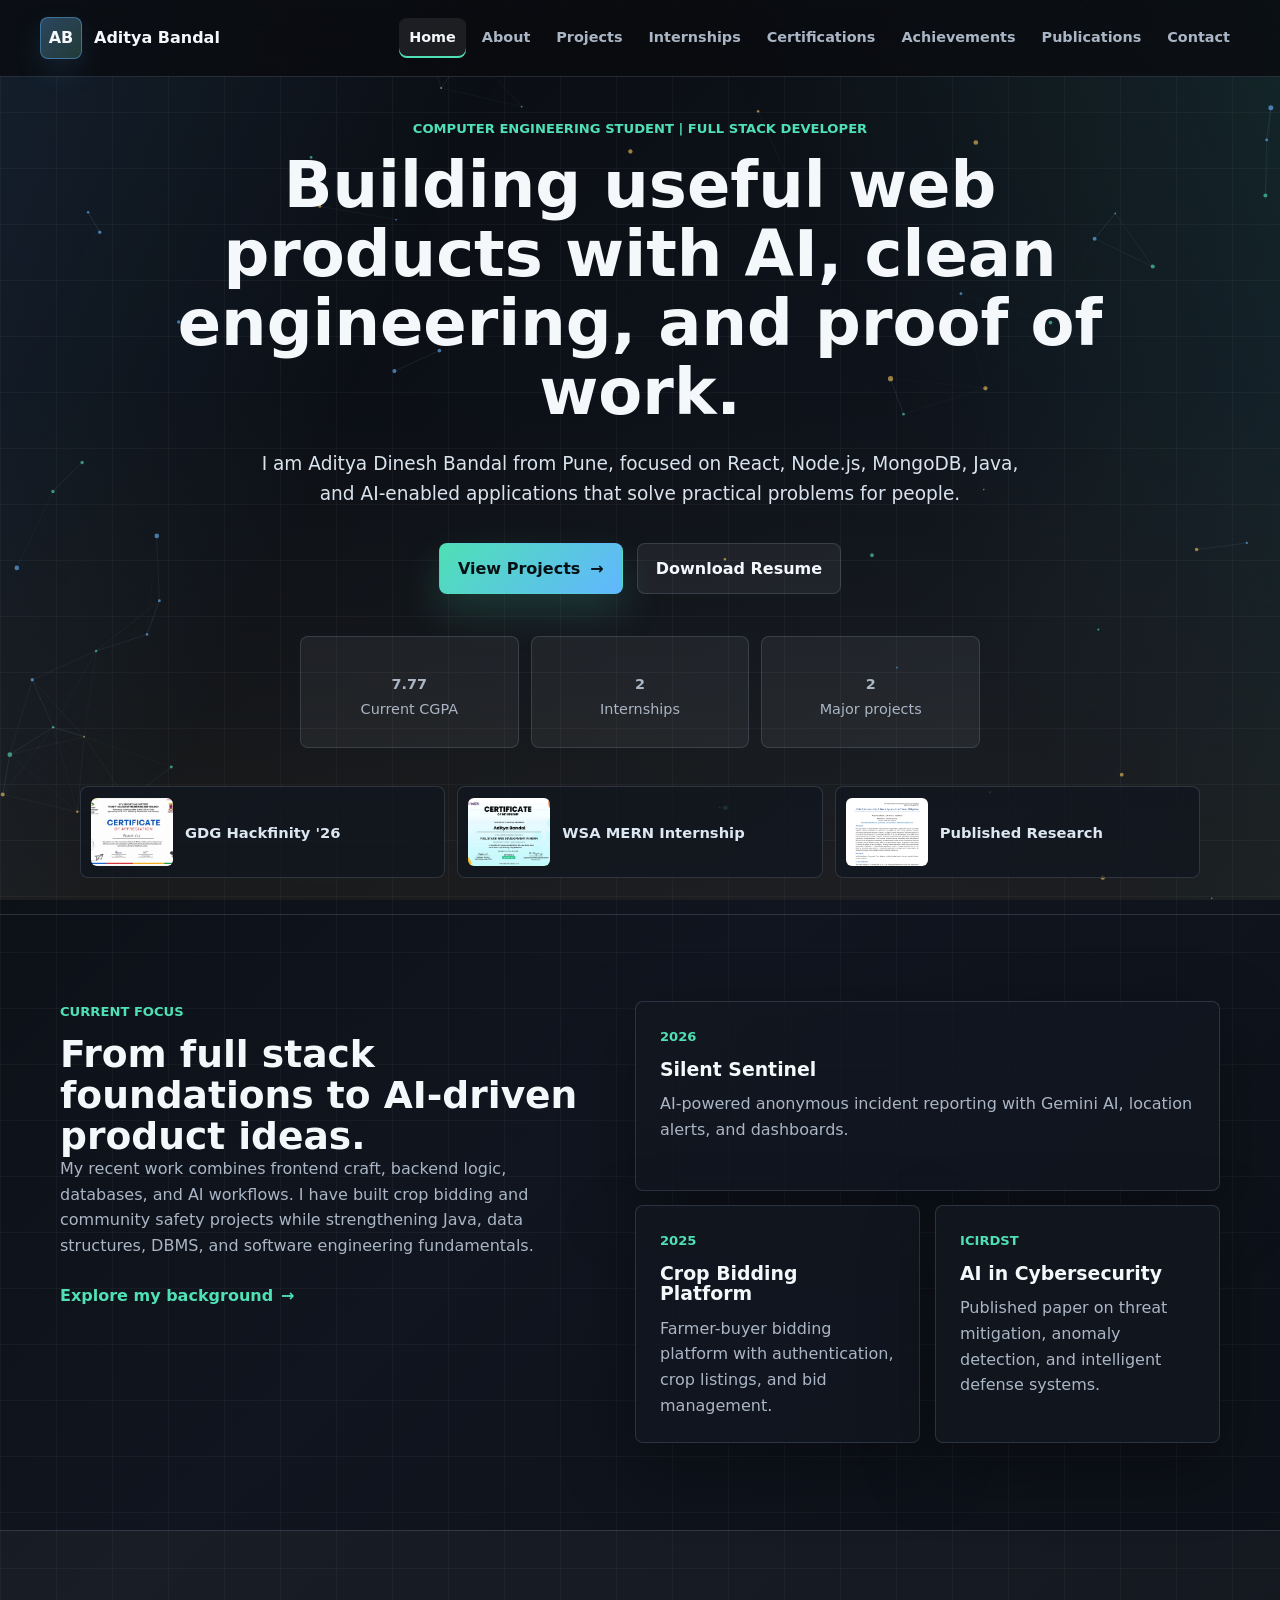
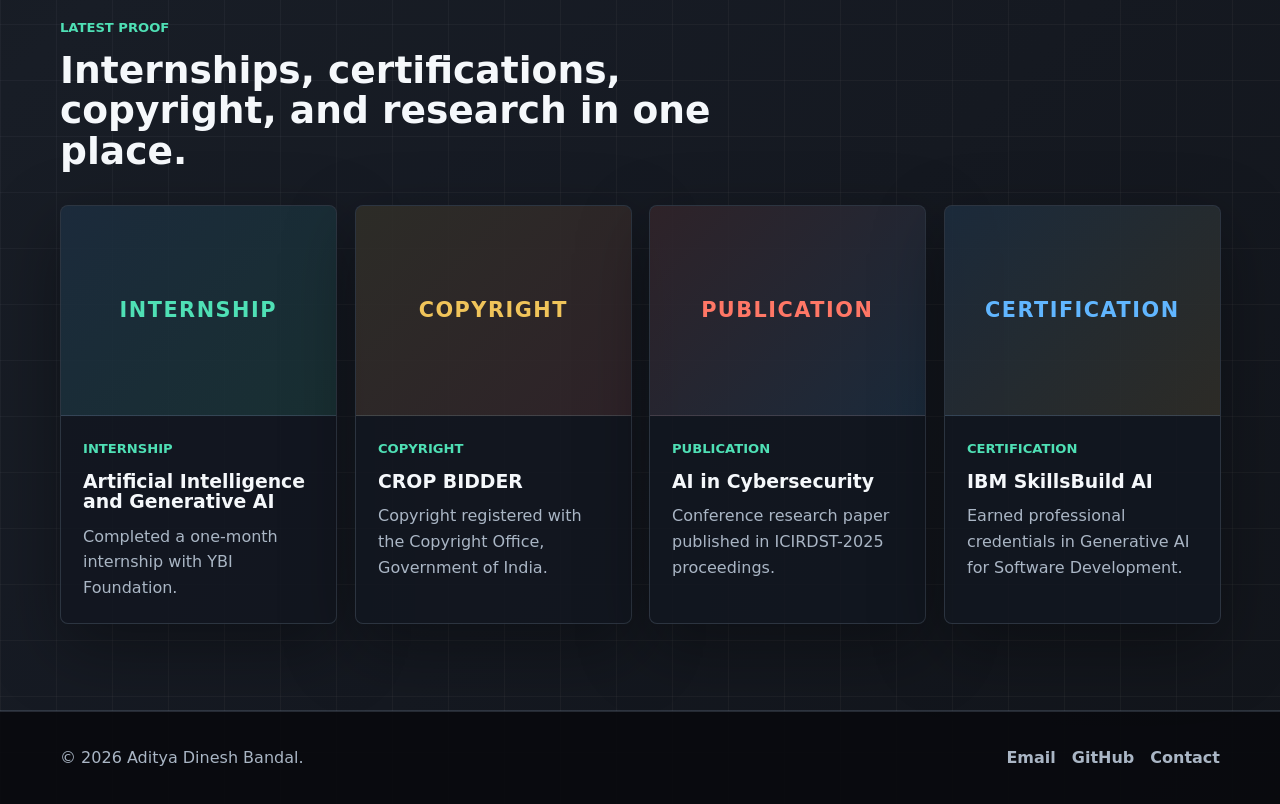
<file: index.html>
<!DOCTYPE html>
<html lang="en">

<head>
    <meta charset="UTF-8">
    <meta name="viewport" content="width=device-width, initial-scale=1.0">
    <meta name="description" content="Portfolio of Aditya Dinesh Bandal, full stack developer and computer engineering student.">
    <title>Aditya Dinesh Bandal | Portfolio</title>
    <link rel="stylesheet" href="styles.css">
</head>

<body data-page="home">
    <canvas id="ambient-canvas" aria-hidden="true"></canvas>

    <header class="site-header">
        <nav class="nav-shell" aria-label="Primary navigation">
            <a class="brand" href="index.html" aria-label="Aditya Bandal home">
                <span class="brand-mark">AB</span>
                <span class="brand-text">Aditya Bandal</span>
            </a>
            <button class="nav-toggle" type="button" aria-controls="primary-nav" aria-expanded="false" aria-label="Open navigation">
                <span></span>
                <span></span>
                <span></span>
            </button>
            <ul id="primary-nav" class="nav-links">
                <li><a href="index.html" data-nav="home">Home</a></li>
                <li><a href="about.html" data-nav="about">About</a></li>
                <li><a href="projects.html" data-nav="projects">Projects</a></li>
                <li><a href="internships.html" data-nav="internships">Internships</a></li>
                <li><a href="certifications.html" data-nav="certifications">Certifications</a></li>
                <li><a href="achievements.html" data-nav="achievements">Achievements</a></li>
                <li><a href="publications.html" data-nav="publications">Publications</a></li>
                <li><a href="contact.html" data-nav="contact">Contact</a></li>
            </ul>
        </nav>
    </header>

    <main>
        <section class="hero hero-home">
            <div class="container hero-center reveal">
                <p class="eyebrow">Computer Engineering Student | Full Stack Developer</p>
                <h1>Building useful web products with AI, clean engineering, and proof of work.</h1>
                <p class="hero-lead">
                    I am Aditya Dinesh Bandal from Pune, focused on React, Node.js, MongoDB, Java, and AI-enabled
                    applications that solve practical problems for people.
                </p>
                <div class="hero-actions">
                    <a class="btn btn-primary" href="projects.html">View Projects <span aria-hidden="true">&rarr;</span></a>
                    <a class="btn btn-ghost" href="about.html">Download Resume</a>
                </div>
                <div class="hero-stats" aria-label="Portfolio highlights">
                    <div>
                        <strong><span class="count-up" data-target="7.77" data-decimals="2">0</span></strong>
                        <span>Current CGPA</span>
                    </div>
                    <div>
                        <strong><span class="count-up" data-target="2">0</span></strong>
                        <span>Internships</span>
                    </div>
                    <div>
                        <strong><span class="count-up" data-target="2">0</span></strong>
                        <span>Major projects</span>
                    </div>
                </div>
            </div>

            <div class="proof-strip reveal" aria-label="Featured documents">
                <a href="achievements.html" class="proof-chip">
                    <img src="assets/previews/gdg-hackfinity.jpg" alt="GDG Hackfinity certificate preview">
                    <span>GDG Hackfinity '26</span>
                </a>
                <a href="internships.html" class="proof-chip">
                    <img src="assets/previews/wsa-internship.jpg" alt="WSA MERN internship certificate preview">
                    <span>WSA MERN Internship</span>
                </a>

                <a href="publications.html" class="proof-chip">
                    <img src="assets/previews/research-paper.jpg" alt="AI cybersecurity research paper preview">
                    <span>Published Research</span>
                </a>
            </div>
        </section>

        <section class="section-band">
            <div class="container section-grid">
                <div class="section-copy reveal">
                    <p class="eyebrow">Current Focus</p>
                    <h2>From full stack foundations to AI-driven product ideas.</h2>
                    <p>
                        My recent work combines frontend craft, backend logic, databases, and AI workflows. I have
                        built crop bidding and community safety projects while strengthening Java,
                        data structures, DBMS, and software engineering fundamentals.
                    </p>
                    <a class="text-link" href="about.html">Explore my background <span aria-hidden="true">&rarr;</span></a>
                </div>
                <div class="highlight-grid reveal">
                    <article class="mini-card tilt">
                        <span class="mini-kicker">2026</span>
                        <h3>Silent Sentinel</h3>
                        <p>AI-powered anonymous incident reporting with Gemini AI, location alerts, and dashboards.</p>
                    </article>
                    <article class="mini-card tilt">
                        <span class="mini-kicker">2025</span>
                        <h3>Crop Bidding Platform</h3>
                        <p>Farmer-buyer bidding platform with authentication, crop listings, and bid management.</p>
                    </article>
                    <article class="mini-card tilt">
                        <span class="mini-kicker">ICIRDST</span>
                        <h3>AI in Cybersecurity</h3>
                        <p>Published paper on threat mitigation, anomaly detection, and intelligent defense systems.</p>
                    </article>
                </div>
            </div>
        </section>

        <section class="section-band section-band-muted">
            <div class="container">
                <div class="section-heading reveal">
                    <p class="eyebrow">Latest Proof</p>
                    <h2>Internships, certifications, copyright, and research in one place.</h2>
                </div>
                <div class="feature-grid">
                    <a class="feature-card reveal tilt" href="internships.html">
                        <div class="feature-placeholder internship">
                            <span>Internship</span>
                        </div>
                        <div>
                            <span class="mini-kicker">Internship</span>
                            <h3>Artificial Intelligence and Generative AI</h3>
                            <p>Completed a one-month internship with YBI Foundation.</p>
                        </div>
                    </a>
                    <a class="feature-card reveal tilt" href="achievements.html">
                        <div class="feature-placeholder copyright">
                            <span>Copyright</span>
                        </div>
                        <div>
                            <span class="mini-kicker">Copyright</span>
                            <h3>CROP BIDDER</h3>
                            <p>Copyright registered with the Copyright Office, Government of India.</p>
                        </div>
                    </a>
                    <a class="feature-card reveal tilt" href="publications.html">
                        <div class="feature-placeholder publication">
                            <span>Publication</span>
                        </div>
                        <div>
                            <span class="mini-kicker">Publication</span>
                            <h3>AI in Cybersecurity</h3>
                            <p>Conference research paper published in ICIRDST-2025 proceedings.</p>
                        </div>
                    </a>
                    <a class="feature-card reveal tilt" href="certifications.html">
                        <div class="feature-placeholder certification">
                            <span>Certification</span>
                        </div>
                        <div>
                            <span class="mini-kicker">Certification</span>
                            <h3>IBM SkillsBuild AI</h3>
                            <p>Earned professional credentials in Generative AI for Software Development.</p>
                        </div>
                    </a>
                </div>
            </div>
        </section>
    </main>

    <footer class="site-footer">
        <div class="container footer-inner">
            <p>&copy; 2026 Aditya Dinesh Bandal.</p>
            <div class="footer-links">
                <a href="mailto:adityabandal120@gmail.com">Email</a>
                <a href="https://github.com/AdityaBandal11" target="_blank" rel="noreferrer">GitHub</a>
                <a href="contact.html">Contact</a>
            </div>
        </div>
    </footer>

    <script src="script.js"></script>
</body>

</html>
</file>
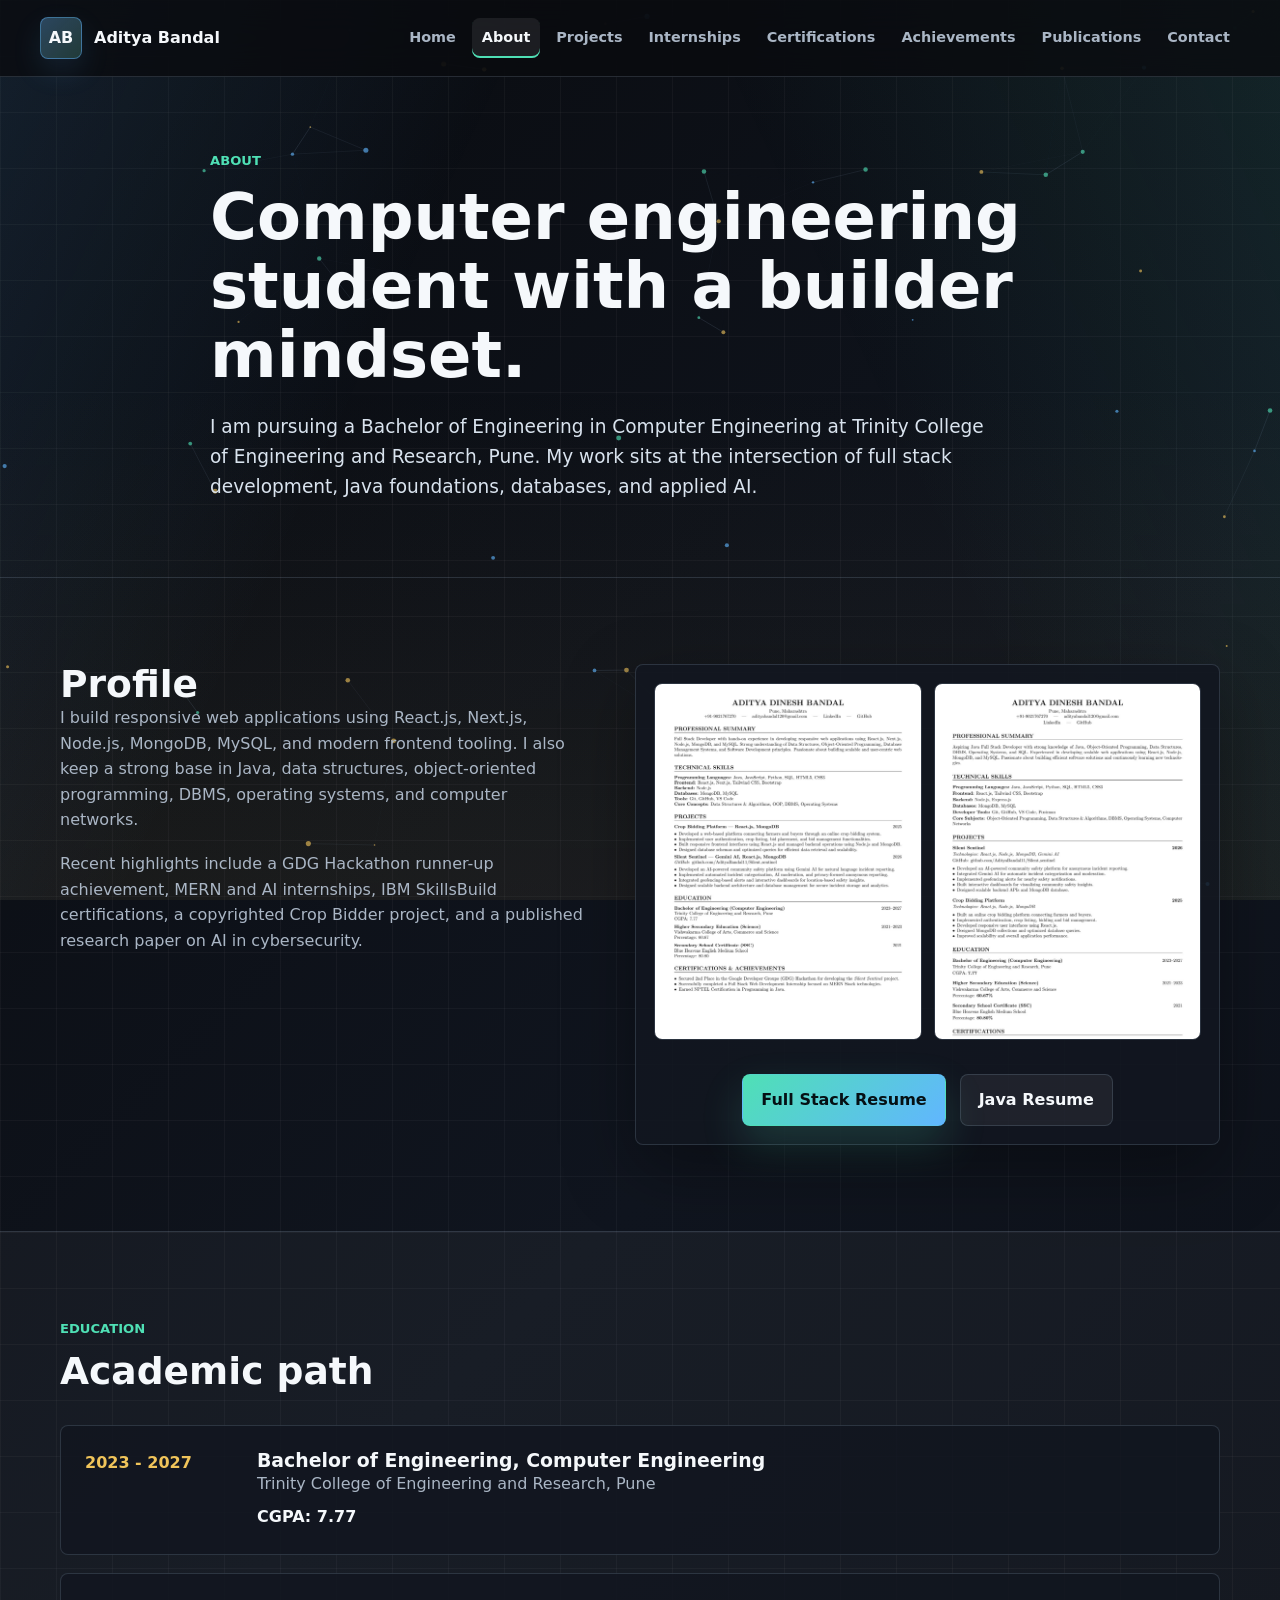
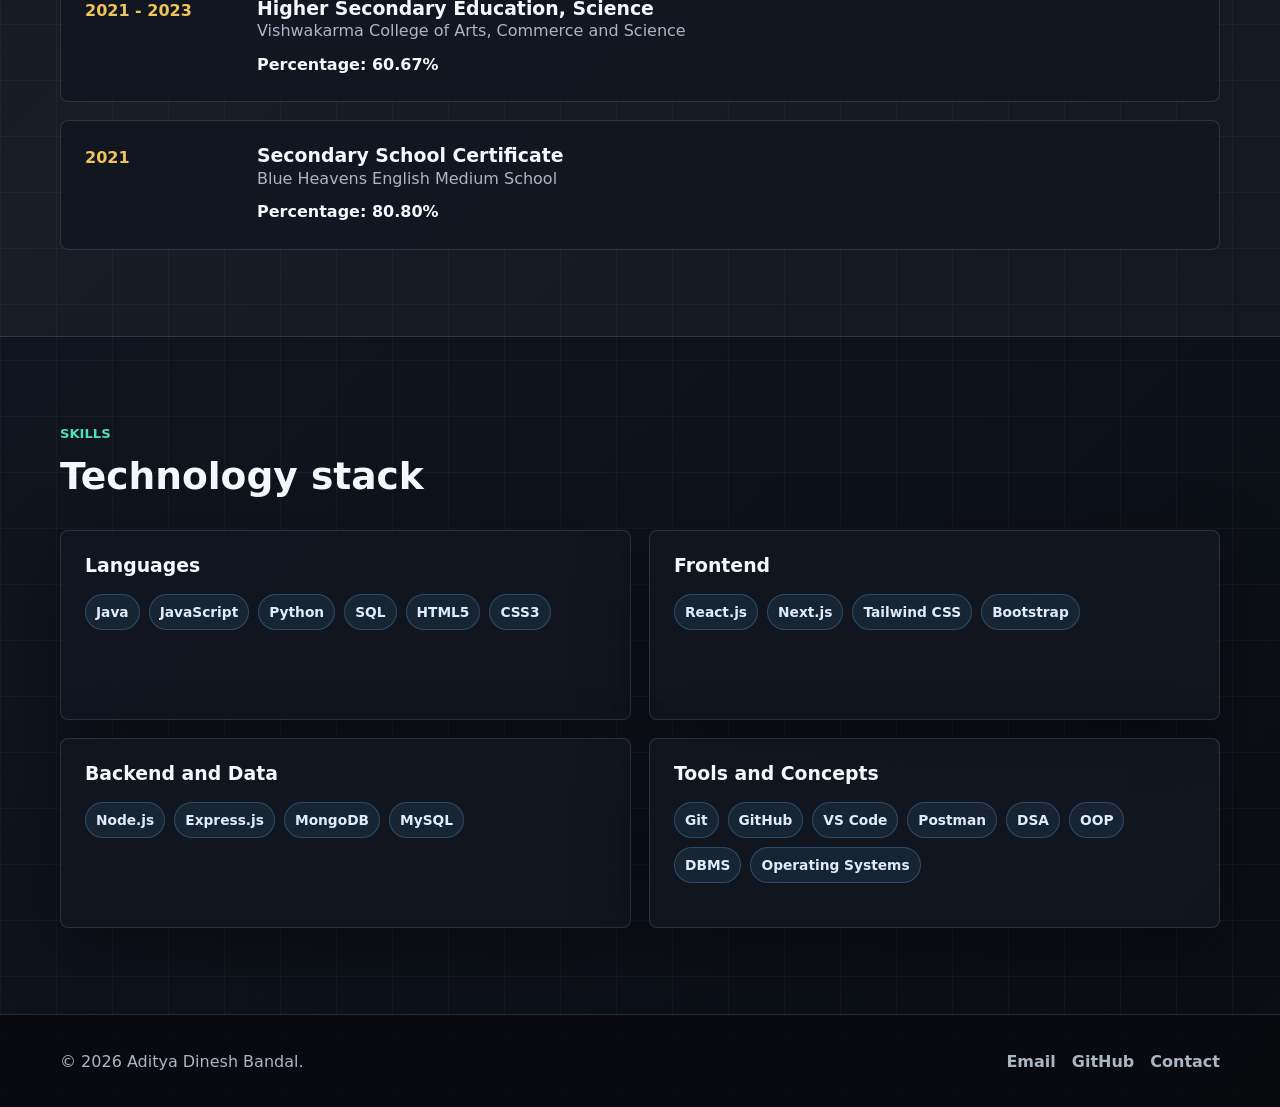
<file: about.html>
<!DOCTYPE html>
<html lang="en">

<head>
    <meta charset="UTF-8">
    <meta name="viewport" content="width=device-width, initial-scale=1.0">
    <meta name="description" content="About Aditya Dinesh Bandal, education, skills, and resume.">
    <title>About | Aditya Dinesh Bandal</title>
    <link rel="stylesheet" href="styles.css">
</head>

<body data-page="about">
    <canvas id="ambient-canvas" aria-hidden="true"></canvas>

    <header class="site-header">
        <nav class="nav-shell" aria-label="Primary navigation">
            <a class="brand" href="index.html" aria-label="Aditya Bandal home">
                <span class="brand-mark">AB</span>
                <span class="brand-text">Aditya Bandal</span>
            </a>
            <button class="nav-toggle" type="button" aria-controls="primary-nav" aria-expanded="false" aria-label="Open navigation">
                <span></span>
                <span></span>
                <span></span>
            </button>
            <ul id="primary-nav" class="nav-links">
                <li><a href="index.html" data-nav="home">Home</a></li>
                <li><a href="about.html" data-nav="about">About</a></li>
                <li><a href="projects.html" data-nav="projects">Projects</a></li>
                <li><a href="internships.html" data-nav="internships">Internships</a></li>
                <li><a href="certifications.html" data-nav="certifications">Certifications</a></li>
                <li><a href="achievements.html" data-nav="achievements">Achievements</a></li>
                <li><a href="publications.html" data-nav="publications">Publications</a></li>
                <li><a href="contact.html" data-nav="contact">Contact</a></li>
            </ul>
        </nav>
    </header>

    <main>
        <section class="page-hero">
            <div class="container narrow reveal">
                <p class="eyebrow">About</p>
                <h1>Computer engineering student with a builder mindset.</h1>
                <p class="hero-lead">
                    I am pursuing a Bachelor of Engineering in Computer Engineering at Trinity College of Engineering
                    and Research, Pune. My work sits at the intersection of full stack development, Java foundations,
                    databases, and applied AI.
                </p>
            </div>
        </section>

        <section class="section-band">
            <div class="container two-column">
                <div class="section-copy reveal">
                    <h2>Profile</h2>
                    <p>
                        I build responsive web applications using React.js, Next.js, Node.js, MongoDB, MySQL, and
                        modern frontend tooling. I also keep a strong base in Java, data structures, object-oriented
                        programming, DBMS, operating systems, and computer networks.
                    </p>
                    <p>
                        Recent highlights include a GDG Hackathon runner-up achievement, MERN and AI internships,
                        IBM SkillsBuild certifications, a copyrighted Crop Bidder project, and a published research
                        paper on AI in cybersecurity.
                    </p>
                </div>
                <div class="resume-panel reveal">
                    <div class="resume-previews">
                        <img src="assets/previews/full-stack-resume.jpg" alt="Full stack resume preview">
                        <img src="assets/previews/java-resume.jpg" alt="Java resume preview">
                    </div>
                    <div class="button-row">
                        <a class="btn btn-primary" href="assets/documents/aditya-full-stack-resume.pdf" target="_blank" rel="noreferrer">Full Stack Resume</a>
                        <a class="btn btn-ghost" href="assets/documents/aditya-java-resume.pdf" target="_blank" rel="noreferrer">Java Resume</a>
                    </div>
                </div>
            </div>
        </section>

        <section class="section-band section-band-muted">
            <div class="container">
                <div class="section-heading reveal">
                    <p class="eyebrow">Education</p>
                    <h2>Academic path</h2>
                </div>
                <div class="timeline">
                    <article class="timeline-item reveal">
                        <span class="timeline-year">2023 - 2027</span>
                        <div>
                            <h3>Bachelor of Engineering, Computer Engineering</h3>
                            <p>Trinity College of Engineering and Research, Pune</p>
                            <strong>CGPA: 7.77</strong>
                        </div>
                    </article>
                    <article class="timeline-item reveal">
                        <span class="timeline-year">2021 - 2023</span>
                        <div>
                            <h3>Higher Secondary Education, Science</h3>
                            <p>Vishwakarma College of Arts, Commerce and Science</p>
                            <strong>Percentage: 60.67%</strong>
                        </div>
                    </article>
                    <article class="timeline-item reveal">
                        <span class="timeline-year">2021</span>
                        <div>
                            <h3>Secondary School Certificate</h3>
                            <p>Blue Heavens English Medium School</p>
                            <strong>Percentage: 80.80%</strong>
                        </div>
                    </article>
                </div>
            </div>
        </section>

        <section class="section-band">
            <div class="container">
                <div class="section-heading reveal">
                    <p class="eyebrow">Skills</p>
                    <h2>Technology stack</h2>
                </div>
                <div class="skills-board">
                    <article class="skill-group reveal">
                        <h3>Languages</h3>
                        <div class="tag-list">
                            <span>Java</span>
                            <span>JavaScript</span>
                            <span>Python</span>
                            <span>SQL</span>
                            <span>HTML5</span>
                            <span>CSS3</span>
                        </div>
                    </article>
                    <article class="skill-group reveal">
                        <h3>Frontend</h3>
                        <div class="tag-list">
                            <span>React.js</span>
                            <span>Next.js</span>
                            <span>Tailwind CSS</span>
                            <span>Bootstrap</span>
                        </div>
                    </article>
                    <article class="skill-group reveal">
                        <h3>Backend and Data</h3>
                        <div class="tag-list">
                            <span>Node.js</span>
                            <span>Express.js</span>
                            <span>MongoDB</span>
                            <span>MySQL</span>
                        </div>
                    </article>
                    <article class="skill-group reveal">
                        <h3>Tools and Concepts</h3>
                        <div class="tag-list">
                            <span>Git</span>
                            <span>GitHub</span>
                            <span>VS Code</span>
                            <span>Postman</span>
                            <span>DSA</span>
                            <span>OOP</span>
                            <span>DBMS</span>
                            <span>Operating Systems</span>
                        </div>
                    </article>
                </div>
            </div>
        </section>
    </main>

    <footer class="site-footer">
        <div class="container footer-inner">
            <p>&copy; 2026 Aditya Dinesh Bandal.</p>
            <div class="footer-links">
                <a href="mailto:adityabandal120@gmail.com">Email</a>
                <a href="https://github.com/AdityaBandal11" target="_blank" rel="noreferrer">GitHub</a>
                <a href="contact.html">Contact</a>
            </div>
        </div>
    </footer>

    <script src="script.js"></script>
</body>

</html>
</file>
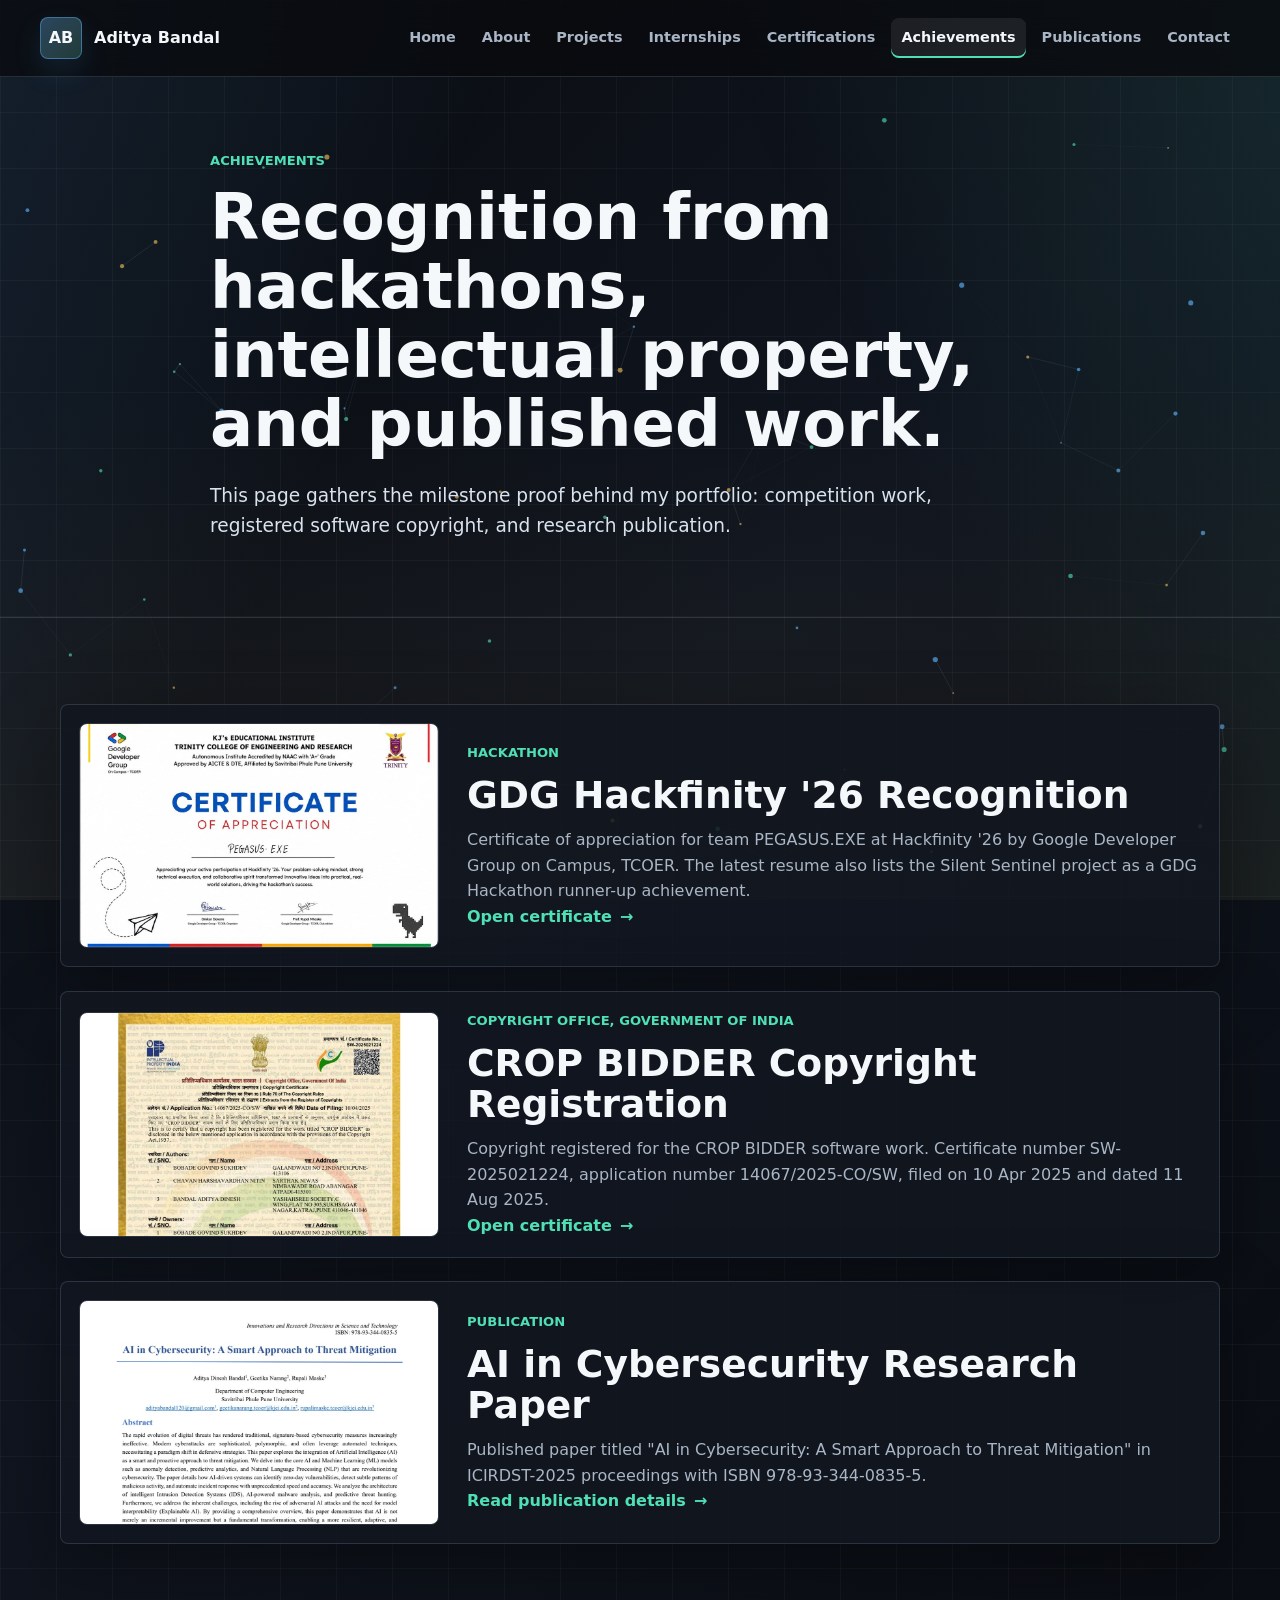
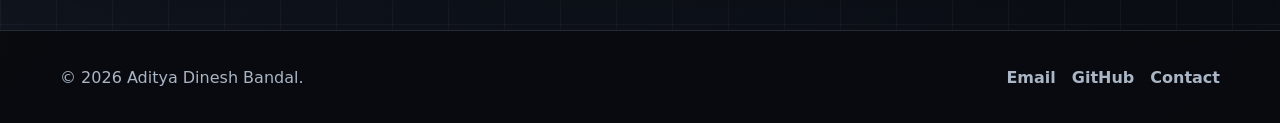
<file: achievements.html>
<!DOCTYPE html>
<html lang="en">

<head>
    <meta charset="UTF-8">
    <meta name="viewport" content="width=device-width, initial-scale=1.0">
    <meta name="description" content="Achievements of Aditya Dinesh Bandal, including hackathon, copyright, and research.">
    <title>Achievements | Aditya Dinesh Bandal</title>
    <link rel="stylesheet" href="styles.css">
</head>

<body data-page="achievements">
    <canvas id="ambient-canvas" aria-hidden="true"></canvas>

    <header class="site-header">
        <nav class="nav-shell" aria-label="Primary navigation">
            <a class="brand" href="index.html" aria-label="Aditya Bandal home">
                <span class="brand-mark">AB</span>
                <span class="brand-text">Aditya Bandal</span>
            </a>
            <button class="nav-toggle" type="button" aria-controls="primary-nav" aria-expanded="false" aria-label="Open navigation">
                <span></span>
                <span></span>
                <span></span>
            </button>
            <ul id="primary-nav" class="nav-links">
                <li><a href="index.html" data-nav="home">Home</a></li>
                <li><a href="about.html" data-nav="about">About</a></li>
                <li><a href="projects.html" data-nav="projects">Projects</a></li>
                <li><a href="internships.html" data-nav="internships">Internships</a></li>
                <li><a href="certifications.html" data-nav="certifications">Certifications</a></li>
                <li><a href="achievements.html" data-nav="achievements">Achievements</a></li>
                <li><a href="publications.html" data-nav="publications">Publications</a></li>
                <li><a href="contact.html" data-nav="contact">Contact</a></li>
            </ul>
        </nav>
    </header>

    <main>
        <section class="page-hero">
            <div class="container narrow reveal">
                <p class="eyebrow">Achievements</p>
                <h1>Recognition from hackathons, intellectual property, and published work.</h1>
                <p class="hero-lead">
                    This page gathers the milestone proof behind my portfolio: competition work, registered software
                    copyright, and research publication.
                </p>
            </div>
        </section>

        <section class="section-band">
            <div class="container achievement-layout">
                <article class="achievement-card reveal tilt">
                    <img src="assets/previews/gdg-hackfinity.jpg" alt="GDG Hackfinity certificate of appreciation">
                    <div>
                        <p class="eyebrow">Hackathon</p>
                        <h2>GDG Hackfinity '26 Recognition</h2>
                        <p>
                            Certificate of appreciation for team PEGASUS.EXE at Hackfinity '26 by Google Developer
                            Group on Campus, TCOER. The latest resume also lists the Silent Sentinel project as a
                            GDG Hackathon runner-up achievement.
                        </p>
                        <a class="text-link" href="assets/documents/gdg-hackfinity-certificate.jpeg" target="_blank" rel="noreferrer">Open certificate <span aria-hidden="true">&rarr;</span></a>
                    </div>
                </article>

                <article class="achievement-card reveal tilt">
                    <img src="assets/previews/crop-bidder.jpg" alt="Crop Bidder copyright certificate">
                    <div>
                        <p class="eyebrow">Copyright Office, Government of India</p>
                        <h2>CROP BIDDER Copyright Registration</h2>
                        <p>
                            Copyright registered for the CROP BIDDER software work. Certificate number SW-2025021224,
                            application number 14067/2025-CO/SW, filed on 10 Apr 2025 and dated 11 Aug 2025.
                        </p>
                        <a class="text-link" href="assets/documents/crop-bidder-copyright-certificate.pdf" target="_blank" rel="noreferrer">Open certificate <span aria-hidden="true">&rarr;</span></a>
                    </div>
                </article>

                <article class="achievement-card reveal tilt">
                    <img src="assets/previews/research-paper.jpg" alt="AI in Cybersecurity research paper preview">
                    <div>
                        <p class="eyebrow">Publication</p>
                        <h2>AI in Cybersecurity Research Paper</h2>
                        <p>
                            Published paper titled "AI in Cybersecurity: A Smart Approach to Threat Mitigation" in
                            ICIRDST-2025 proceedings with ISBN 978-93-344-0835-5.
                        </p>
                        <a class="text-link" href="publications.html">Read publication details <span aria-hidden="true">&rarr;</span></a>
                    </div>
                </article>
            </div>
        </section>
    </main>

    <footer class="site-footer">
        <div class="container footer-inner">
            <p>&copy; 2026 Aditya Dinesh Bandal.</p>
            <div class="footer-links">
                <a href="mailto:adityabandal120@gmail.com">Email</a>
                <a href="https://github.com/AdityaBandal11" target="_blank" rel="noreferrer">GitHub</a>
                <a href="contact.html">Contact</a>
            </div>
        </div>
    </footer>

    <script src="script.js"></script>
</body>

</html>
</file>
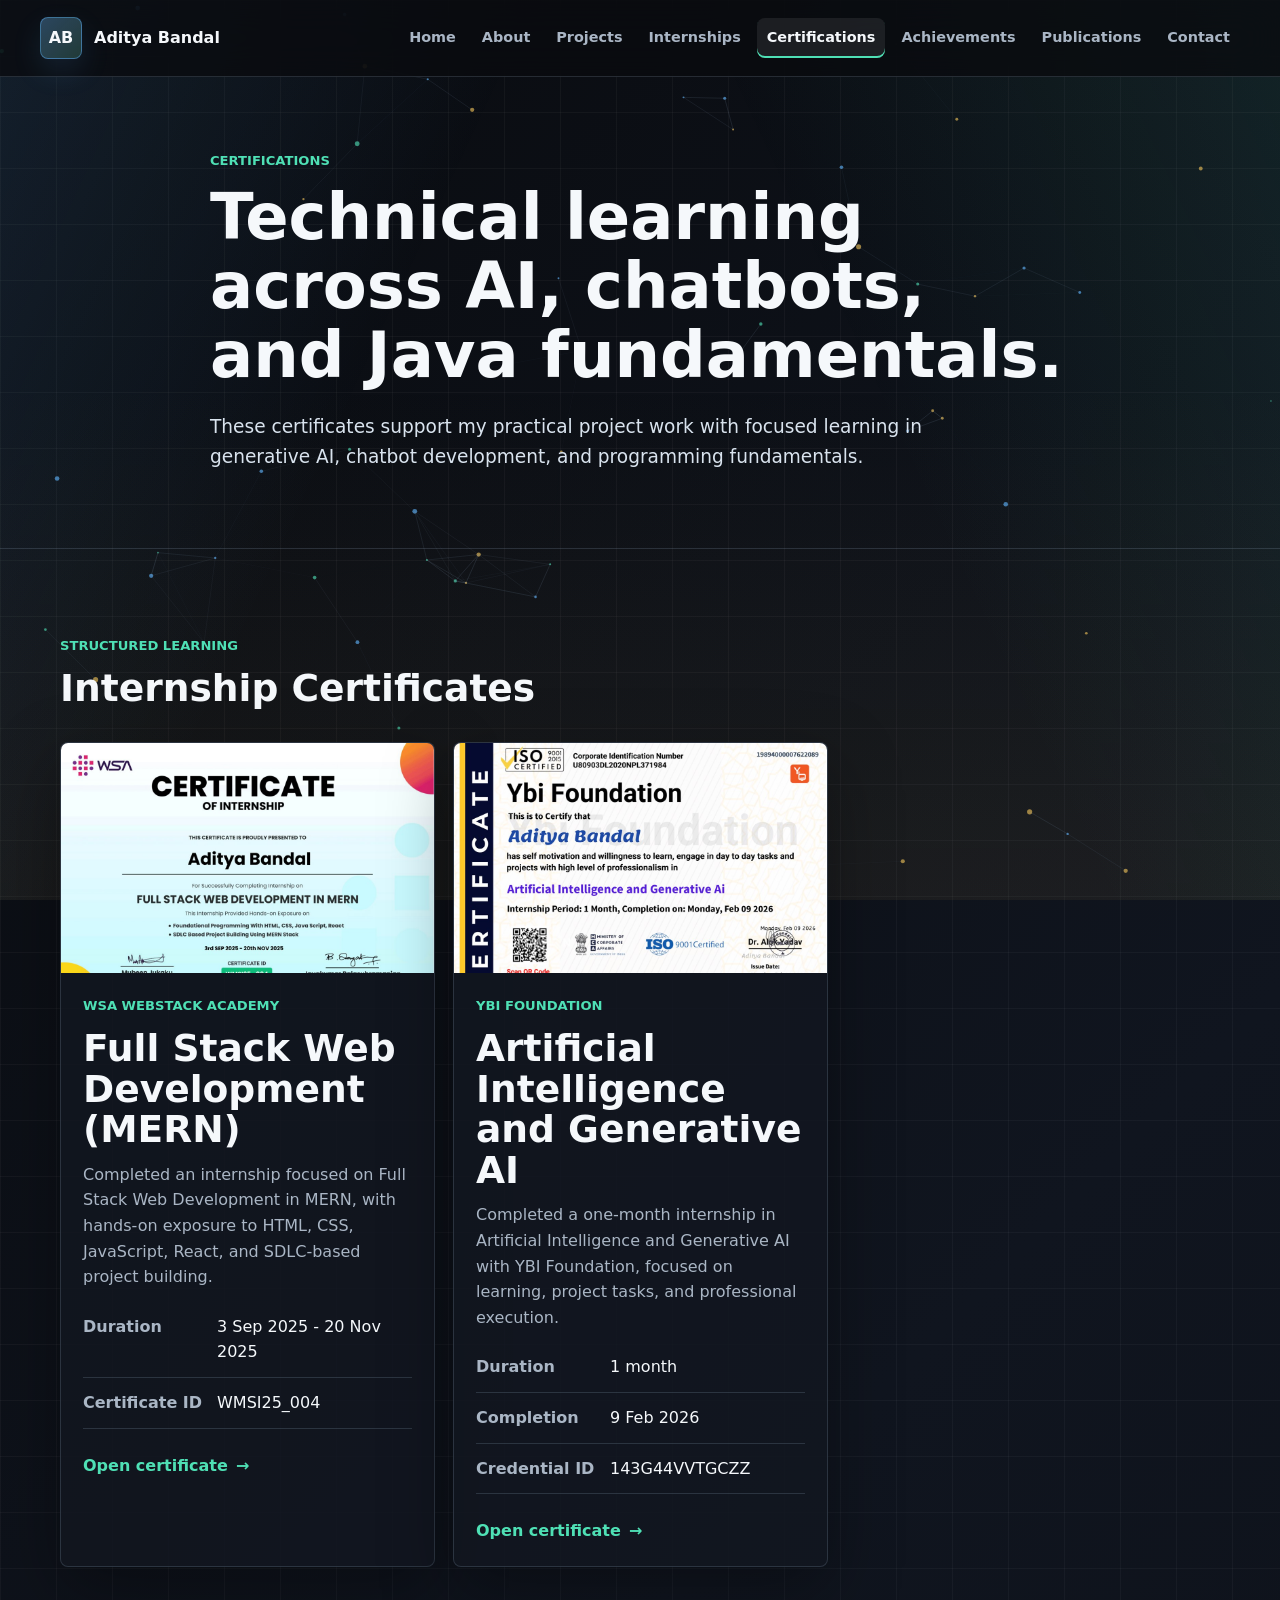
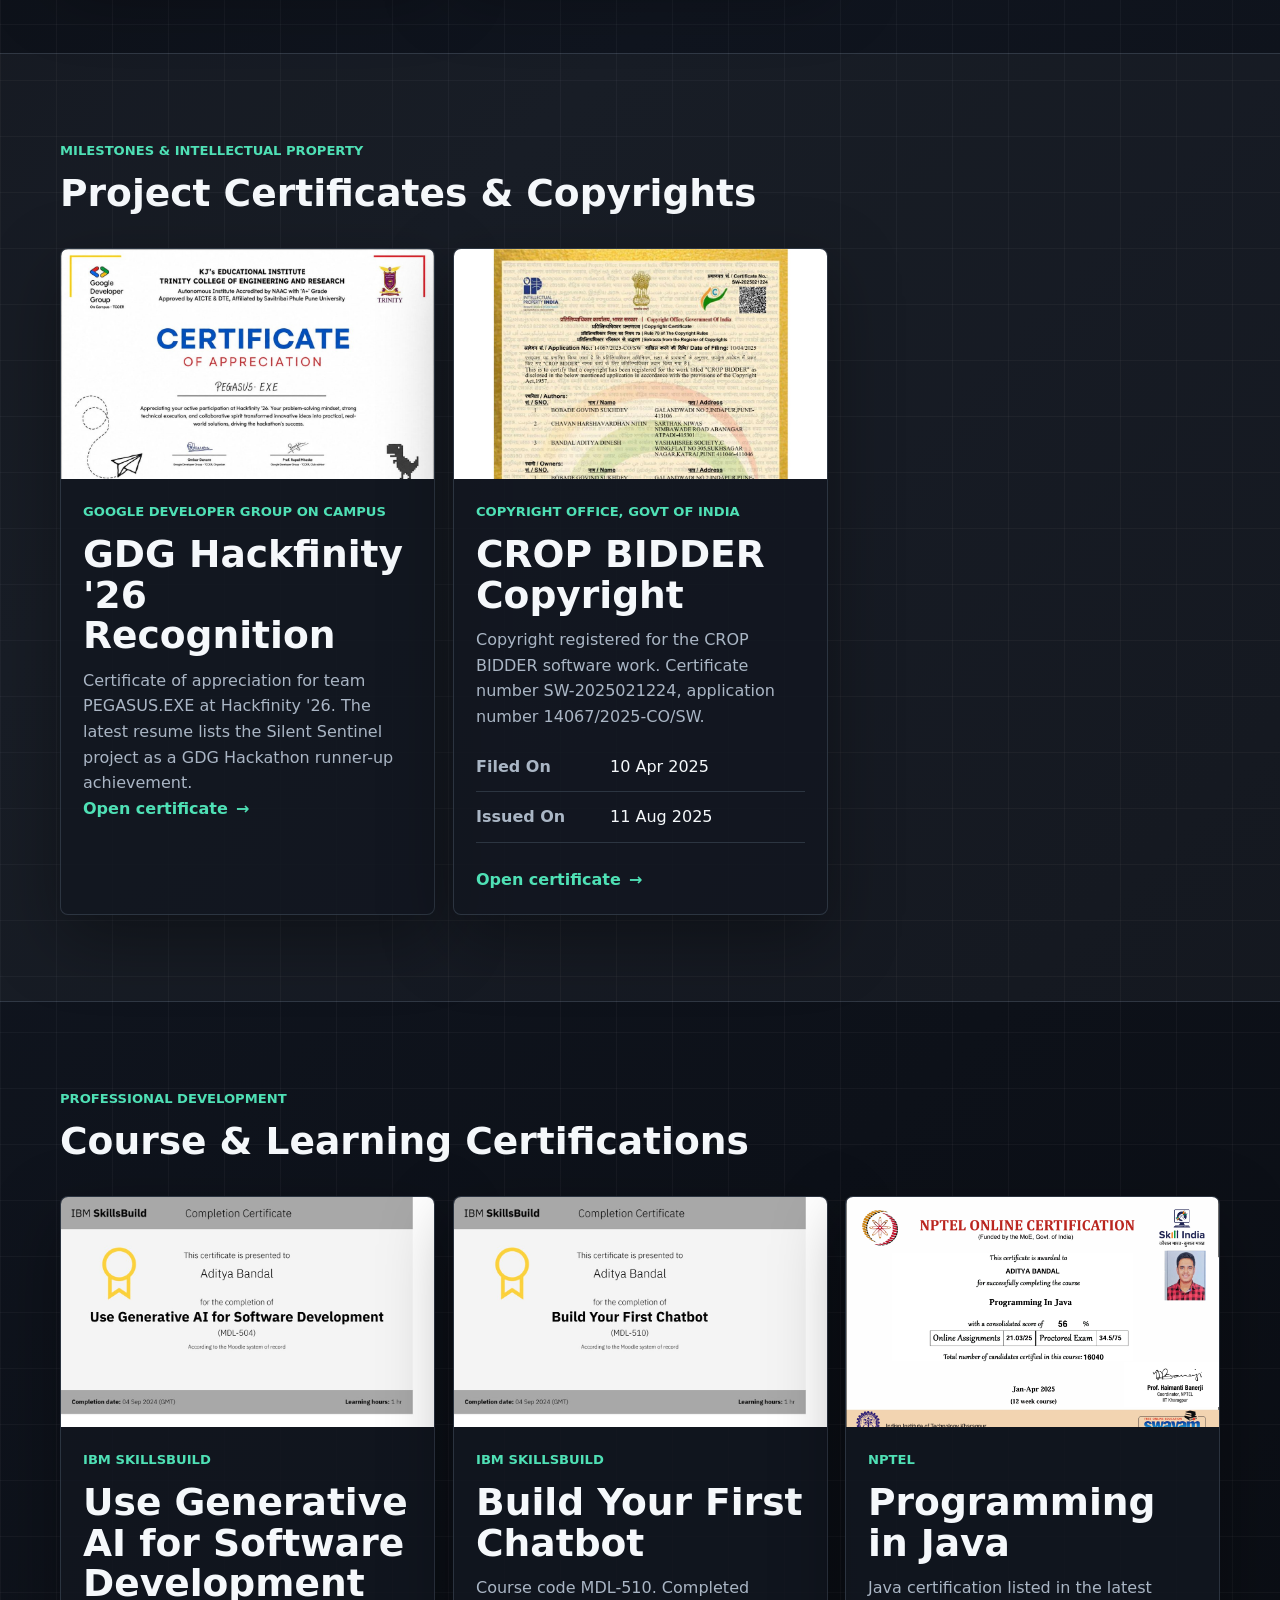
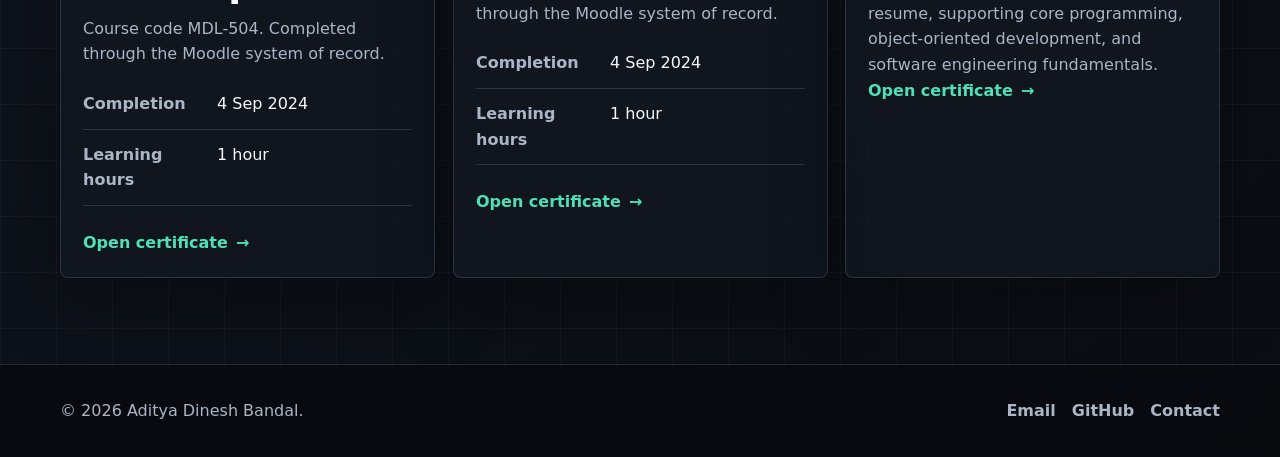
<file: certifications.html>
<!DOCTYPE html>
<html lang="en">

<head>
    <meta charset="UTF-8">
    <meta name="viewport" content="width=device-width, initial-scale=1.0">
    <meta name="description" content="Technical certifications earned by Aditya Dinesh Bandal.">
    <title>Certifications | Aditya Dinesh Bandal</title>
    <link rel="stylesheet" href="styles.css">
</head>

<body data-page="certifications">
    <canvas id="ambient-canvas" aria-hidden="true"></canvas>

    <header class="site-header">
        <nav class="nav-shell" aria-label="Primary navigation">
            <a class="brand" href="index.html" aria-label="Aditya Bandal home">
                <span class="brand-mark">AB</span>
                <span class="brand-text">Aditya Bandal</span>
            </a>
            <button class="nav-toggle" type="button" aria-controls="primary-nav" aria-expanded="false"
                aria-label="Open navigation">
                <span></span>
                <span></span>
                <span></span>
            </button>
            <ul id="primary-nav" class="nav-links">
                <li><a href="index.html" data-nav="home">Home</a></li>
                <li><a href="about.html" data-nav="about">About</a></li>
                <li><a href="projects.html" data-nav="projects">Projects</a></li>
                <li><a href="internships.html" data-nav="internships">Internships</a></li>
                <li><a href="certifications.html" data-nav="certifications">Certifications</a></li>
                <li><a href="achievements.html" data-nav="achievements">Achievements</a></li>
                <li><a href="publications.html" data-nav="publications">Publications</a></li>
                <li><a href="contact.html" data-nav="contact">Contact</a></li>
            </ul>
        </nav>
    </header>

    <main>
        <section class="page-hero">
            <div class="container narrow reveal">
                <p class="eyebrow">Certifications</p>
                <h1>Technical learning across AI, chatbots, and Java fundamentals.</h1>
                <p class="hero-lead">
                    These certificates support my practical project work with focused learning in generative AI,
                    chatbot development, and programming fundamentals.
                </p>
            </div>
        </section>

        <section class="section-band">
            <div class="container">
                <div class="section-heading reveal">
                    <p class="eyebrow">Structured Learning</p>
                    <h2>Internship Certificates</h2>
                </div>
                <div class="cert-grid">
                    <article class="asset-card reveal tilt">
                        <img src="assets/previews/wsa-internship.jpg" alt="WSA full stack MERN internship certificate">
                        <div class="asset-card-body">
                            <p class="eyebrow">WSA WebStack Academy</p>
                            <h2>Full Stack Web Development (MERN)</h2>
                            <p>Completed an internship focused on Full Stack Web Development in MERN, with hands-on
                                exposure to HTML, CSS, JavaScript, React, and SDLC-based project building.</p>
                            <dl class="detail-list compact">
                                <div>
                                    <dt>Duration</dt>
                                    <dd>3 Sep 2025 - 20 Nov 2025</dd>
                                </div>
                                <div>
                                    <dt>Certificate ID</dt>
                                    <dd>WMSI25_004</dd>
                                </div>
                            </dl>
                            <a class="text-link" href="assets/documents/wsa-mern-internship-certificate.pdf"
                                target="_blank" rel="noreferrer">Open certificate <span
                                    aria-hidden="true">&rarr;</span></a>
                        </div>
                    </article>

                    <article class="asset-card reveal tilt">
                        <img src="assets/previews/ybi-internship.jpg"
                            alt="YBI Foundation AI and Generative AI internship certificate">
                        <div class="asset-card-body">
                            <p class="eyebrow">YBI Foundation</p>
                            <h2>Artificial Intelligence and Generative AI</h2>
                            <p>Completed a one-month internship in Artificial Intelligence and Generative AI with YBI
                                Foundation, focused on learning, project tasks, and professional execution.</p>
                            <dl class="detail-list compact">
                                <div>
                                    <dt>Duration</dt>
                                    <dd>1 month</dd>
                                </div>
                                <div>
                                    <dt>Completion</dt>
                                    <dd>9 Feb 2026</dd>
                                </div>
                                <div>
                                    <dt>Credential ID</dt>
                                    <dd>143G44VVTGCZZ</dd>
                                </div>
                            </dl>
                            <a class="text-link" href="assets/documents/ybi-ai-generative-ai-internship.pdf"
                                target="_blank" rel="noreferrer">Open certificate <span
                                    aria-hidden="true">&rarr;</span></a>
                        </div>
                    </article>
                </div>
            </div>
        </section>

        <section class="section-band section-band-muted">
            <div class="container">
                <div class="section-heading reveal">
                    <p class="eyebrow">Milestones & Intellectual Property</p>
                    <h2>Project Certificates & Copyrights</h2>
                </div>
                <div class="cert-grid">
                    <article class="asset-card reveal tilt">
                        <img src="assets/previews/gdg-hackfinity.jpg" alt="GDG Hackfinity certificate of appreciation">
                        <div class="asset-card-body">
                            <p class="eyebrow">Google Developer Group on Campus</p>
                            <h2>GDG Hackfinity '26 Recognition</h2>
                            <p>Certificate of appreciation for team PEGASUS.EXE at Hackfinity '26. The latest resume
                                lists the Silent Sentinel project as a GDG Hackathon runner-up achievement.</p>
                            <a class="text-link" href="assets/documents/gdg-hackfinity-certificate.jpeg" target="_blank"
                                rel="noreferrer">Open certificate <span aria-hidden="true">&rarr;</span></a>
                        </div>
                    </article>

                    <article class="asset-card reveal tilt">
                        <img src="assets/previews/crop-bidder.jpg" alt="Crop Bidder copyright certificate">
                        <div class="asset-card-body">
                            <p class="eyebrow">Copyright Office, Govt of India</p>
                            <h2>CROP BIDDER Copyright</h2>
                            <p>Copyright registered for the CROP BIDDER software work. Certificate number SW-2025021224,
                                application number 14067/2025-CO/SW.</p>
                            <dl class="detail-list compact">
                                <div>
                                    <dt>Filed On</dt>
                                    <dd>10 Apr 2025</dd>
                                </div>
                                <div>
                                    <dt>Issued On</dt>
                                    <dd>11 Aug 2025</dd>
                                </div>
                            </dl>
                            <a class="text-link" href="assets/documents/crop-bidder-copyright-certificate.pdf"
                                target="_blank" rel="noreferrer">Open certificate <span
                                    aria-hidden="true">&rarr;</span></a>
                        </div>
                    </article>
                </div>
            </div>
        </section>

        <section class="section-band">
            <div class="container">
                <div class="section-heading reveal">
                    <p class="eyebrow">Professional Development</p>
                    <h2>Course & Learning Certifications</h2>
                </div>
                <div class="cert-grid">
                    <article class="asset-card reveal tilt">
                        <img src="assets/previews/skillsbuild-ai-dev.jpg"
                            alt="IBM SkillsBuild Use Generative AI for Software Development certificate">
                        <div class="asset-card-body">
                            <p class="eyebrow">IBM SkillsBuild</p>
                            <h2>Use Generative AI for Software Development</h2>
                            <p>Course code MDL-504. Completed through the Moodle system of record.</p>
                            <dl class="detail-list compact">
                                <div>
                                    <dt>Completion</dt>
                                    <dd>4 Sep 2024</dd>
                                </div>
                                <div>
                                    <dt>Learning hours</dt>
                                    <dd>1 hour</dd>
                                </div>
                            </dl>
                            <a class="text-link"
                                href="assets/documents/skillsbuild-generative-ai-software-development.pdf"
                                target="_blank" rel="noreferrer">Open certificate <span
                                    aria-hidden="true">&rarr;</span></a>
                        </div>
                    </article>

                    <article class="asset-card reveal tilt">
                        <img src="assets/previews/skillsbuild-chatbot.jpg"
                            alt="IBM SkillsBuild Build Your First Chatbot certificate">
                        <div class="asset-card-body">
                            <p class="eyebrow">IBM SkillsBuild</p>
                            <h2>Build Your First Chatbot</h2>
                            <p>Course code MDL-510. Completed through the Moodle system of record.</p>
                            <dl class="detail-list compact">
                                <div>
                                    <dt>Completion</dt>
                                    <dd>4 Sep 2024</dd>
                                </div>
                                <div>
                                    <dt>Learning hours</dt>
                                    <dd>1 hour</dd>
                                </div>
                            </dl>
                            <a class="text-link" href="assets/documents/skillsbuild-build-your-first-chatbot.pdf"
                                target="_blank" rel="noreferrer">Open certificate <span
                                    aria-hidden="true">&rarr;</span></a>
                        </div>
                    </article>

                    <article class="asset-card reveal tilt">
                        <img src="assets/previews/nptel-java.png"
                            alt="NPTEL Programming in Java certificate preview">
                        <div class="asset-card-body">
                            <p class="eyebrow">NPTEL</p>
                            <h2>Programming in Java</h2>
                            <p>Java certification listed in the latest resume, supporting core programming,
                                object-oriented development, and software engineering fundamentals.</p>
                            <a class="text-link" href="assets/documents/Programming In Java.pdf" target="_blank"
                                rel="noreferrer">Open certificate <span aria-hidden="true">&rarr;</span></a>
                        </div>
                    </article>
                </div>
            </div>
        </section>
    </main>

    <footer class="site-footer">
        <div class="container footer-inner">
            <p>&copy; 2026 Aditya Dinesh Bandal.</p>
            <div class="footer-links">
                <a href="mailto:adityabandal120@gmail.com">Email</a>
                <a href="https://github.com/AdityaBandal11" target="_blank" rel="noreferrer">GitHub</a>
                <a href="contact.html">Contact</a>
            </div>
        </div>
    </footer>

    <script src="script.js"></script>
</body>

</html>
</file>
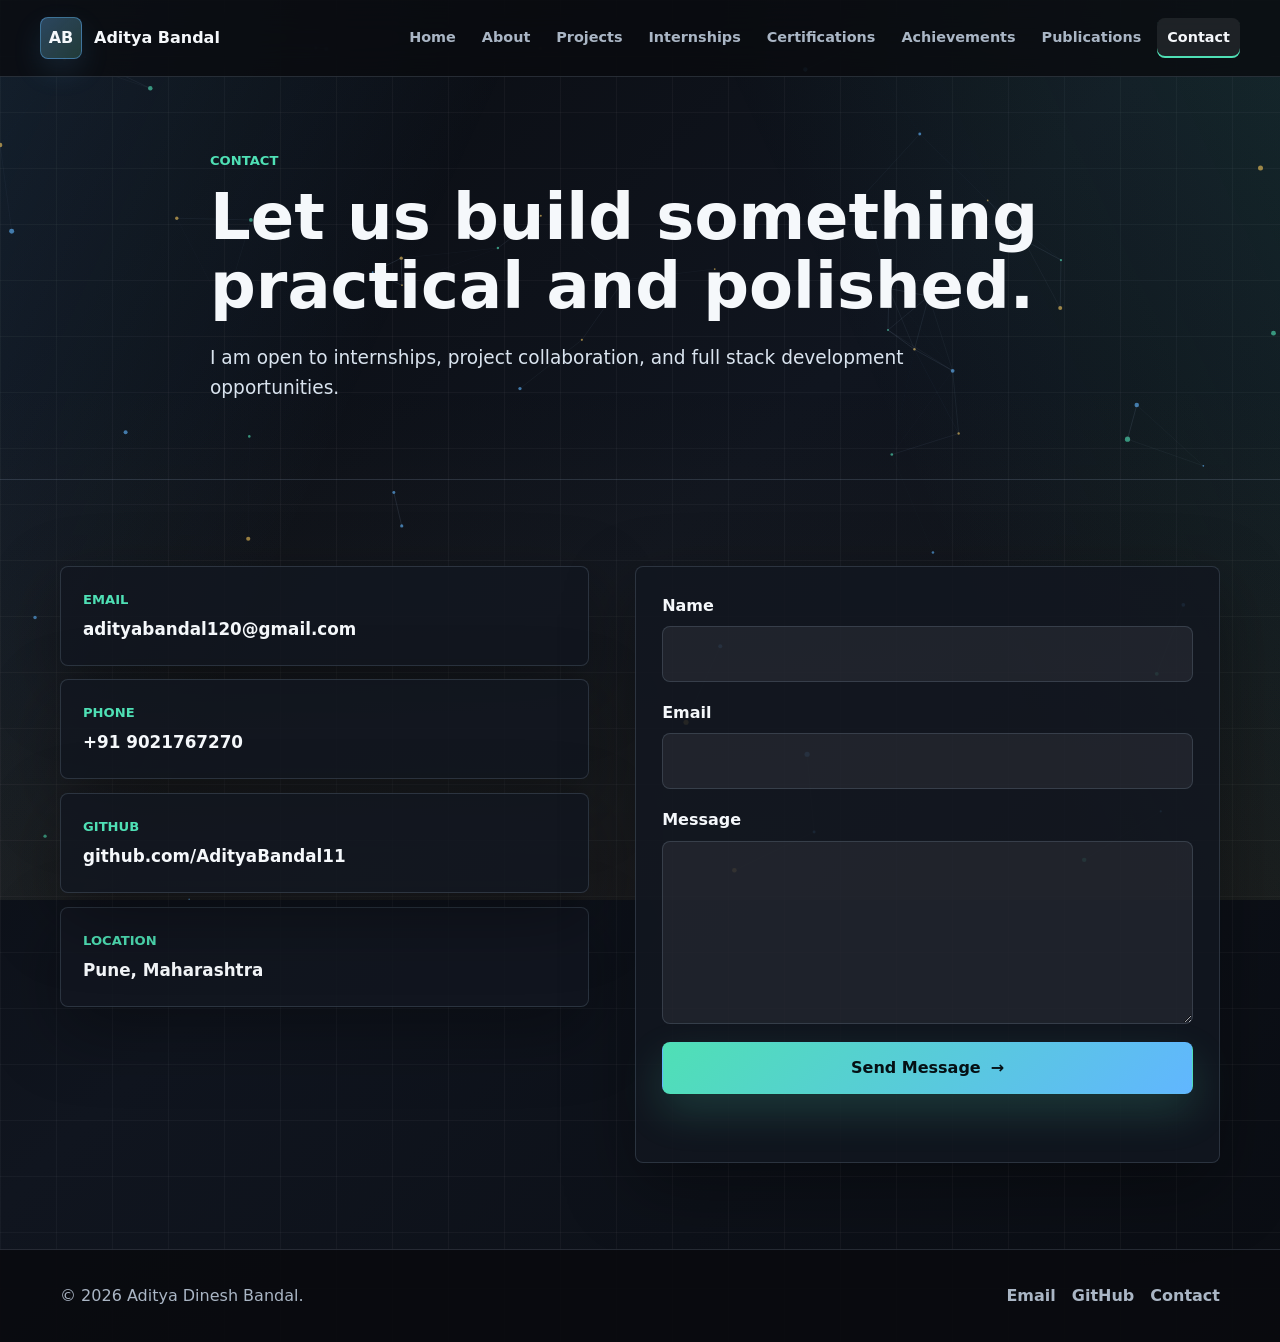
<file: contact.html>
<!DOCTYPE html>
<html lang="en">

<head>
    <meta charset="UTF-8">
    <meta name="viewport" content="width=device-width, initial-scale=1.0">
    <meta name="description" content="Contact Aditya Dinesh Bandal.">
    <title>Contact | Aditya Dinesh Bandal</title>
    <link rel="stylesheet" href="styles.css">
</head>

<body data-page="contact">
    <canvas id="ambient-canvas" aria-hidden="true"></canvas>

    <header class="site-header">
        <nav class="nav-shell" aria-label="Primary navigation">
            <a class="brand" href="index.html" aria-label="Aditya Bandal home">
                <span class="brand-mark">AB</span>
                <span class="brand-text">Aditya Bandal</span>
            </a>
            <button class="nav-toggle" type="button" aria-controls="primary-nav" aria-expanded="false" aria-label="Open navigation">
                <span></span>
                <span></span>
                <span></span>
            </button>
            <ul id="primary-nav" class="nav-links">
                <li><a href="index.html" data-nav="home">Home</a></li>
                <li><a href="about.html" data-nav="about">About</a></li>
                <li><a href="projects.html" data-nav="projects">Projects</a></li>
                <li><a href="internships.html" data-nav="internships">Internships</a></li>
                <li><a href="certifications.html" data-nav="certifications">Certifications</a></li>
                <li><a href="achievements.html" data-nav="achievements">Achievements</a></li>
                <li><a href="publications.html" data-nav="publications">Publications</a></li>
                <li><a href="contact.html" data-nav="contact">Contact</a></li>
            </ul>
        </nav>
    </header>

    <main>
        <section class="page-hero">
            <div class="container narrow reveal">
                <p class="eyebrow">Contact</p>
                <h1>Let us build something practical and polished.</h1>
                <p class="hero-lead">
                    I am open to internships, project collaboration, and full stack development opportunities.
                </p>
            </div>
        </section>

        <section class="section-band">
            <div class="container contact-layout">
                <div class="contact-cards reveal">
                    <a class="contact-card tilt" href="mailto:adityabandal120@gmail.com">
                        <span>Email</span>
                        <strong>adityabandal120@gmail.com</strong>
                    </a>
                    <a class="contact-card tilt" href="tel:+919021767270">
                        <span>Phone</span>
                        <strong>+91 9021767270</strong>
                    </a>
                    <a class="contact-card tilt" href="https://github.com/AdityaBandal11" target="_blank" rel="noreferrer">
                        <span>GitHub</span>
                        <strong>github.com/AdityaBandal11</strong>
                    </a>
                    <div class="contact-card">
                        <span>Location</span>
                        <strong>Pune, Maharashtra</strong>
                    </div>
                </div>

                <form class="contact-form reveal" data-contact-form>
                    <label>
                        <span>Name</span>
                        <input type="text" name="name" autocomplete="name" required>
                    </label>
                    <label>
                        <span>Email</span>
                        <input type="email" name="email" autocomplete="email" required>
                    </label>
                    <label>
                        <span>Message</span>
                        <textarea name="message" rows="6" required></textarea>
                    </label>
                    <button class="btn btn-primary" type="submit">Send Message <span aria-hidden="true">&rarr;</span></button>
                    <p class="form-note" data-form-note aria-live="polite"></p>
                </form>
            </div>
        </section>
    </main>

    <footer class="site-footer">
        <div class="container footer-inner">
            <p>&copy; 2026 Aditya Dinesh Bandal.</p>
            <div class="footer-links">
                <a href="mailto:adityabandal120@gmail.com">Email</a>
                <a href="https://github.com/AdityaBandal11" target="_blank" rel="noreferrer">GitHub</a>
                <a href="contact.html">Contact</a>
            </div>
        </div>
    </footer>

    <script src="script.js"></script>
</body>

</html>
</file>
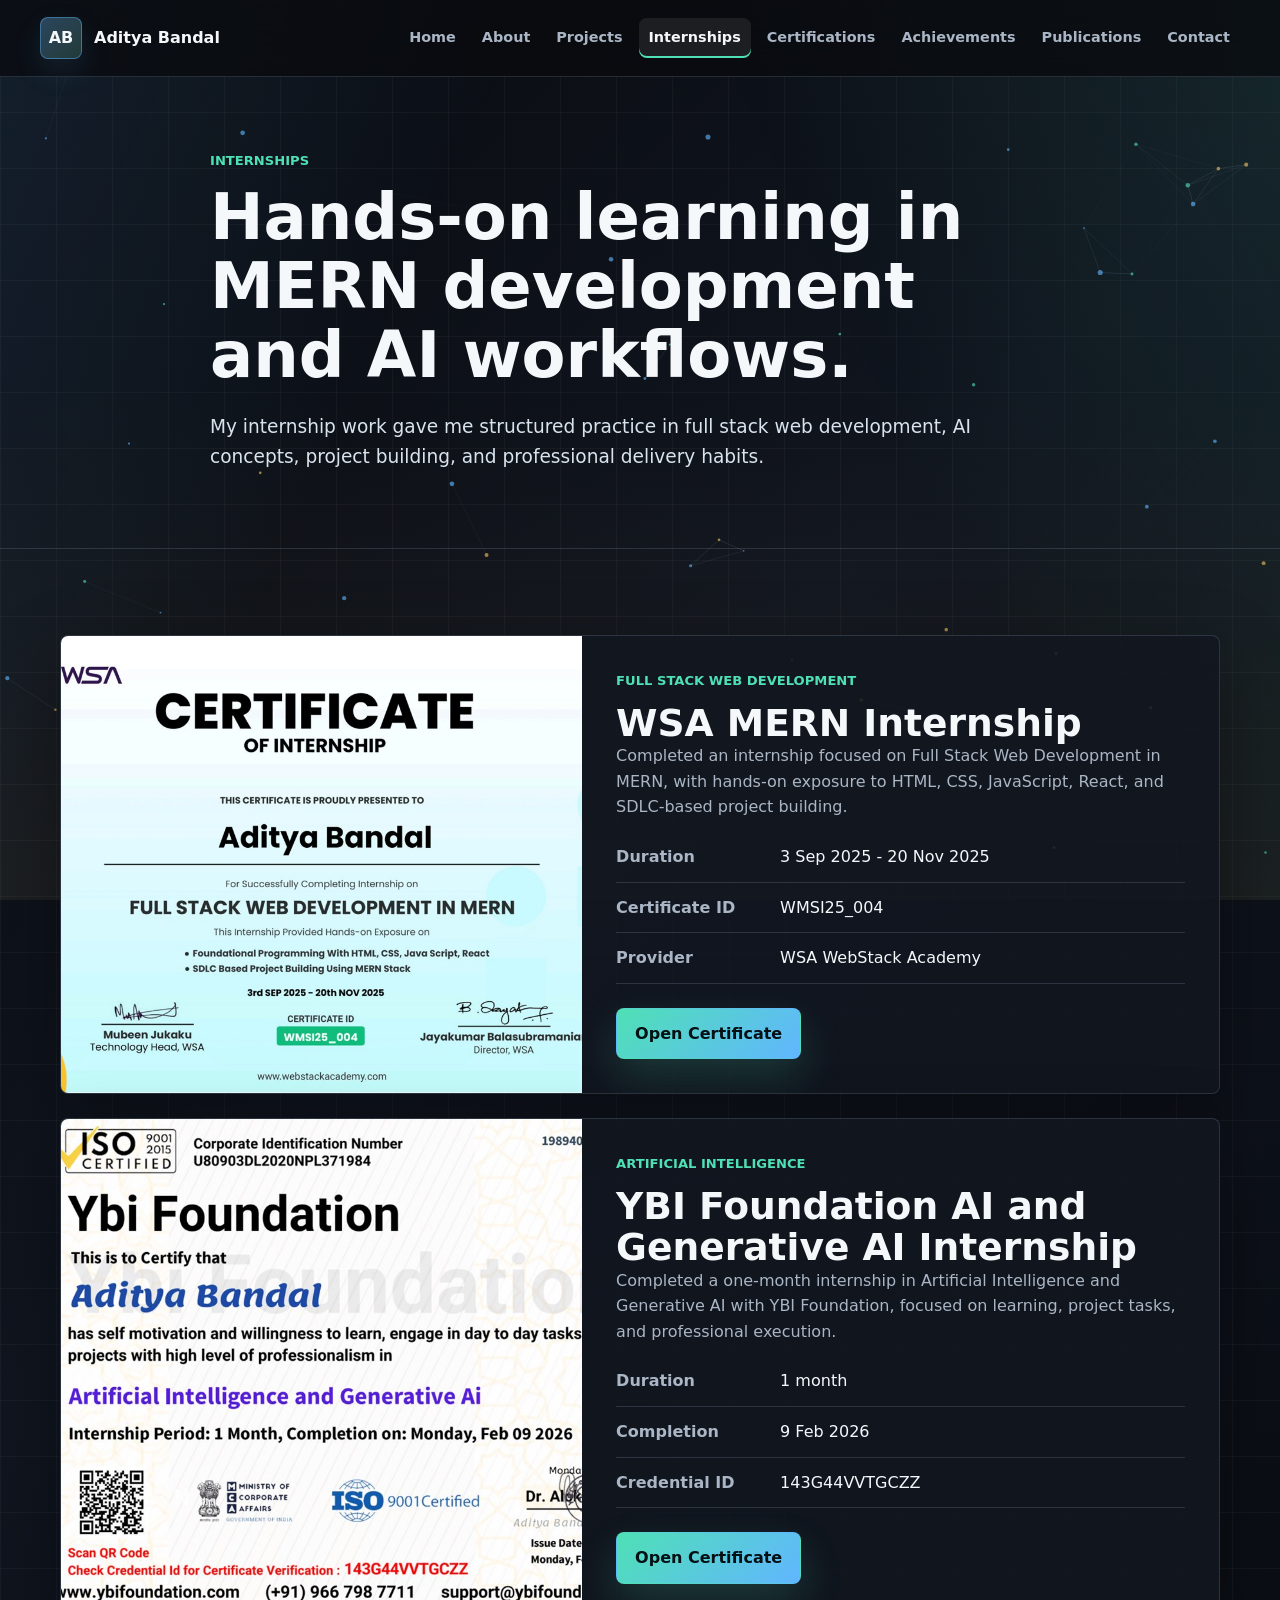
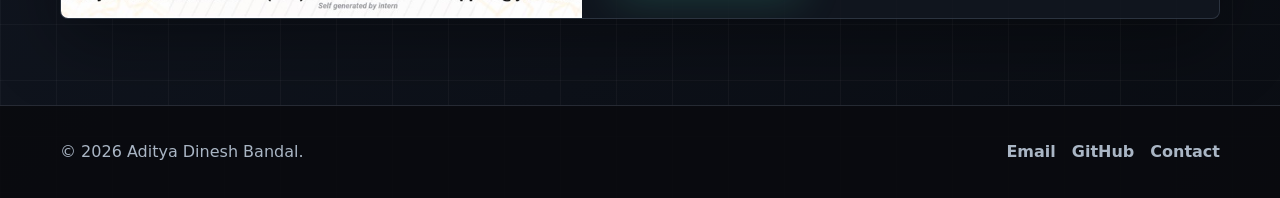
<file: internships.html>
<!DOCTYPE html>
<html lang="en">

<head>
    <meta charset="UTF-8">
    <meta name="viewport" content="width=device-width, initial-scale=1.0">
    <meta name="description" content="Internships completed by Aditya Dinesh Bandal.">
    <title>Internships | Aditya Dinesh Bandal</title>
    <link rel="stylesheet" href="styles.css">
</head>

<body data-page="internships">
    <canvas id="ambient-canvas" aria-hidden="true"></canvas>

    <header class="site-header">
        <nav class="nav-shell" aria-label="Primary navigation">
            <a class="brand" href="index.html" aria-label="Aditya Bandal home">
                <span class="brand-mark">AB</span>
                <span class="brand-text">Aditya Bandal</span>
            </a>
            <button class="nav-toggle" type="button" aria-controls="primary-nav" aria-expanded="false" aria-label="Open navigation">
                <span></span>
                <span></span>
                <span></span>
            </button>
            <ul id="primary-nav" class="nav-links">
                <li><a href="index.html" data-nav="home">Home</a></li>
                <li><a href="about.html" data-nav="about">About</a></li>
                <li><a href="projects.html" data-nav="projects">Projects</a></li>
                <li><a href="internships.html" data-nav="internships">Internships</a></li>
                <li><a href="certifications.html" data-nav="certifications">Certifications</a></li>
                <li><a href="achievements.html" data-nav="achievements">Achievements</a></li>
                <li><a href="publications.html" data-nav="publications">Publications</a></li>
                <li><a href="contact.html" data-nav="contact">Contact</a></li>
            </ul>
        </nav>
    </header>

    <main>
        <section class="page-hero">
            <div class="container narrow reveal">
                <p class="eyebrow">Internships</p>
                <h1>Hands-on learning in MERN development and AI workflows.</h1>
                <p class="hero-lead">
                    My internship work gave me structured practice in full stack web development, AI concepts,
                    project building, and professional delivery habits.
                </p>
            </div>
        </section>

        <section class="section-band">
            <div class="container certificate-stack">
                <article class="certificate-feature reveal">
                    <div class="certificate-media">
                        <img src="assets/previews/wsa-internship.jpg" alt="WSA full stack MERN internship certificate">
                    </div>
                    <div class="certificate-content">
                        <p class="eyebrow">Full Stack Web Development</p>
                        <h2>WSA MERN Internship</h2>
                        <p>
                            Completed an internship focused on Full Stack Web Development in MERN, with hands-on
                            exposure to HTML, CSS, JavaScript, React, and SDLC-based project building.
                        </p>
                        <dl class="detail-list">
                            <div><dt>Duration</dt><dd>3 Sep 2025 - 20 Nov 2025</dd></div>
                            <div><dt>Certificate ID</dt><dd>WMSI25_004</dd></div>
                            <div><dt>Provider</dt><dd>WSA WebStack Academy</dd></div>
                        </dl>
                        <a class="btn btn-primary" href="assets/documents/wsa-mern-internship-certificate.pdf" target="_blank" rel="noreferrer">Open Certificate</a>
                    </div>
                </article>

                <article class="certificate-feature reveal">
                    <div class="certificate-media">
                        <img src="assets/previews/ybi-internship.jpg" alt="YBI Foundation AI and Generative AI internship certificate">
                    </div>
                    <div class="certificate-content">
                        <p class="eyebrow">Artificial Intelligence</p>
                        <h2>YBI Foundation AI and Generative AI Internship</h2>
                        <p>
                            Completed a one-month internship in Artificial Intelligence and Generative AI with YBI
                            Foundation, focused on learning, project tasks, and professional execution.
                        </p>
                        <dl class="detail-list">
                            <div><dt>Duration</dt><dd>1 month</dd></div>
                            <div><dt>Completion</dt><dd>9 Feb 2026</dd></div>
                            <div><dt>Credential ID</dt><dd>143G44VVTGCZZ</dd></div>
                        </dl>
                        <a class="btn btn-primary" href="assets/documents/ybi-ai-generative-ai-internship.pdf" target="_blank" rel="noreferrer">Open Certificate</a>
                    </div>
                </article>
            </div>
        </section>
    </main>

    <footer class="site-footer">
        <div class="container footer-inner">
            <p>&copy; 2026 Aditya Dinesh Bandal.</p>
            <div class="footer-links">
                <a href="mailto:adityabandal120@gmail.com">Email</a>
                <a href="https://github.com/AdityaBandal11" target="_blank" rel="noreferrer">GitHub</a>
                <a href="contact.html">Contact</a>
            </div>
        </div>
    </footer>

    <script src="script.js"></script>
</body>

</html>
</file>
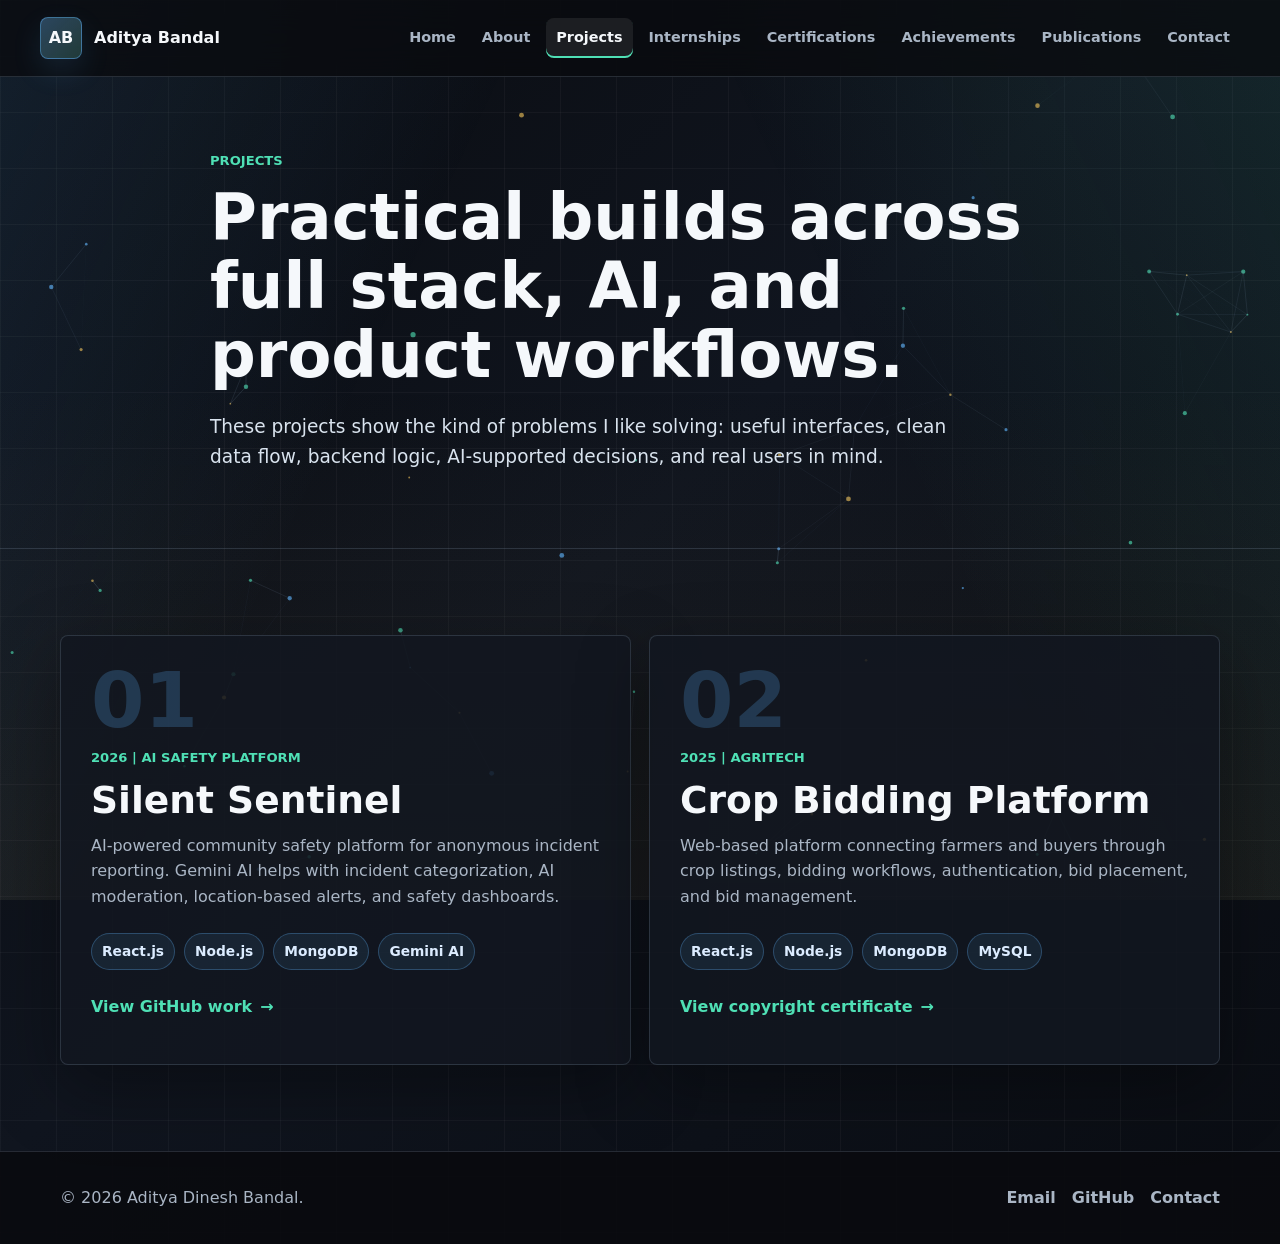
<file: projects.html>
<!DOCTYPE html>
<html lang="en">

<head>
    <meta charset="UTF-8">
    <meta name="viewport" content="width=device-width, initial-scale=1.0">
    <meta name="description" content="Projects by Aditya Dinesh Bandal.">
    <title>Projects | Aditya Dinesh Bandal</title>
    <link rel="stylesheet" href="styles.css">
</head>

<body data-page="projects">
    <canvas id="ambient-canvas" aria-hidden="true"></canvas>

    <header class="site-header">
        <nav class="nav-shell" aria-label="Primary navigation">
            <a class="brand" href="index.html" aria-label="Aditya Bandal home">
                <span class="brand-mark">AB</span>
                <span class="brand-text">Aditya Bandal</span>
            </a>
            <button class="nav-toggle" type="button" aria-controls="primary-nav" aria-expanded="false" aria-label="Open navigation">
                <span></span>
                <span></span>
                <span></span>
            </button>
            <ul id="primary-nav" class="nav-links">
                <li><a href="index.html" data-nav="home">Home</a></li>
                <li><a href="about.html" data-nav="about">About</a></li>
                <li><a href="projects.html" data-nav="projects">Projects</a></li>
                <li><a href="internships.html" data-nav="internships">Internships</a></li>
                <li><a href="certifications.html" data-nav="certifications">Certifications</a></li>
                <li><a href="achievements.html" data-nav="achievements">Achievements</a></li>
                <li><a href="publications.html" data-nav="publications">Publications</a></li>
                <li><a href="contact.html" data-nav="contact">Contact</a></li>
            </ul>
        </nav>
    </header>

    <main>
        <section class="page-hero">
            <div class="container narrow reveal">
                <p class="eyebrow">Projects</p>
                <h1>Practical builds across full stack, AI, and product workflows.</h1>
                <p class="hero-lead">
                    These projects show the kind of problems I like solving: useful interfaces, clean data flow,
                    backend logic, AI-supported decisions, and real users in mind.
                </p>
            </div>
        </section>

        <section class="section-band">
            <div class="container project-grid">
                <article class="project-card reveal tilt">
                    <span class="project-number">01</span>
                    <p class="eyebrow">2026 | AI Safety Platform</p>
                    <h2>Silent Sentinel</h2>
                    <p>
                        AI-powered community safety platform for anonymous incident reporting. Gemini AI helps with
                        incident categorization, AI moderation, location-based alerts, and safety dashboards.
                    </p>
                    <div class="tag-list">
                        <span>React.js</span>
                        <span>Node.js</span>
                        <span>MongoDB</span>
                        <span>Gemini AI</span>
                    </div>
                    <a class="text-link" href="https://github.com/AdityaBandal11/Hackathon-Project-Pegasas.exe-" target="_blank" rel="noreferrer">View GitHub work <span aria-hidden="true">&rarr;</span></a>
                </article>

                <article class="project-card reveal tilt">
                    <span class="project-number">02</span>
                    <p class="eyebrow">2025 | AgriTech</p>
                    <h2>Crop Bidding Platform</h2>
                    <p>
                        Web-based platform connecting farmers and buyers through crop listings, bidding workflows,
                        authentication, bid placement, and bid management.
                    </p>
                    <div class="tag-list">
                        <span>React.js</span>
                        <span>Node.js</span>
                        <span>MongoDB</span>
                        <span>MySQL</span>
                    </div>
                    <a class="text-link" href="assets/documents/crop-bidder-copyright-certificate.pdf" target="_blank" rel="noreferrer">View copyright certificate <span aria-hidden="true">&rarr;</span></a>
                </article>


            </div>
        </section>
    </main>

    <footer class="site-footer">
        <div class="container footer-inner">
            <p>&copy; 2026 Aditya Dinesh Bandal.</p>
            <div class="footer-links">
                <a href="mailto:adityabandal120@gmail.com">Email</a>
                <a href="https://github.com/AdityaBandal11" target="_blank" rel="noreferrer">GitHub</a>
                <a href="contact.html">Contact</a>
            </div>
        </div>
    </footer>

    <script src="script.js"></script>
</body>

</html>
</file>
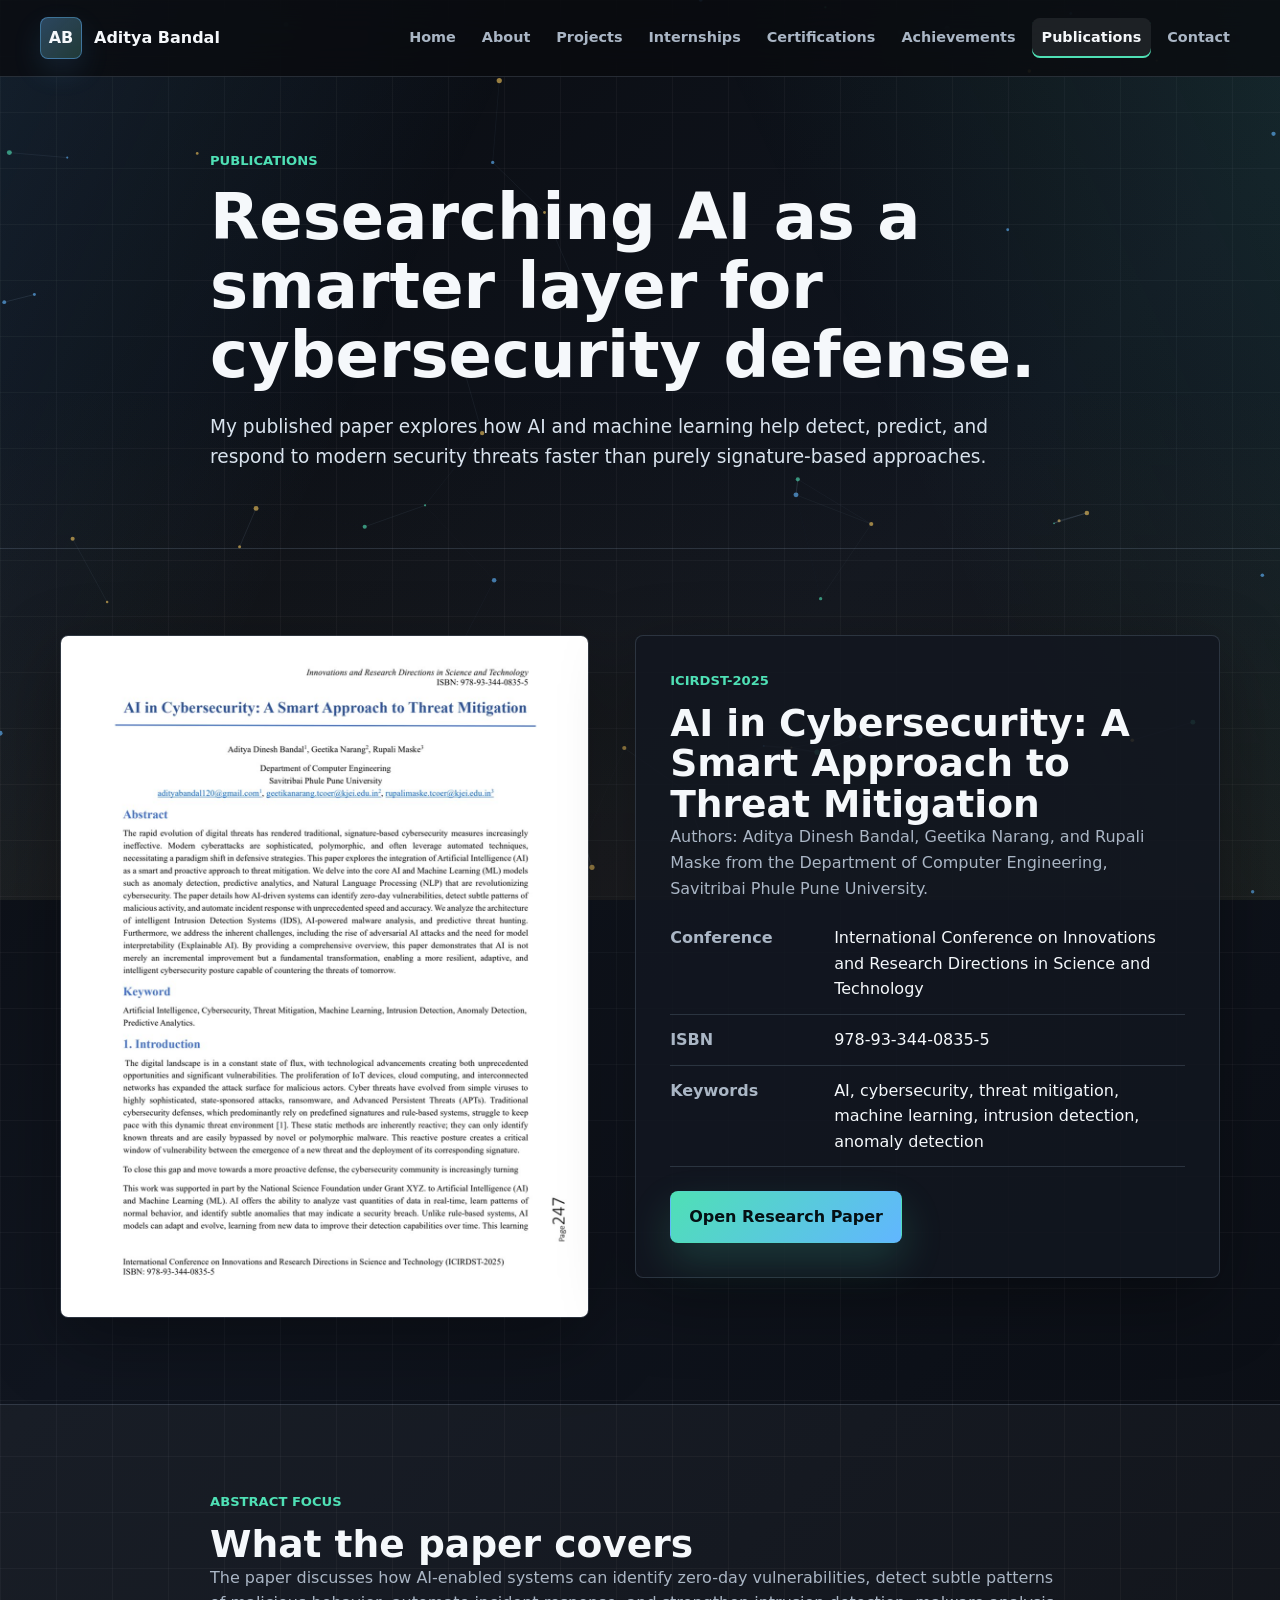
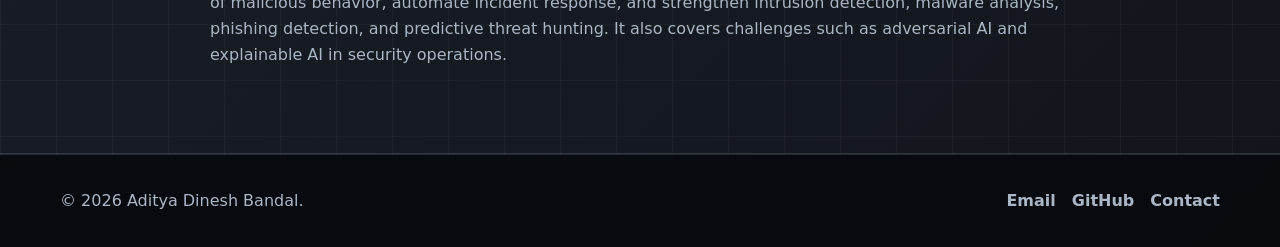
<file: publications.html>
<!DOCTYPE html>
<html lang="en">

<head>
    <meta charset="UTF-8">
    <meta name="viewport" content="width=device-width, initial-scale=1.0">
    <meta name="description" content="Published research by Aditya Dinesh Bandal.">
    <title>Publications | Aditya Dinesh Bandal</title>
    <link rel="stylesheet" href="styles.css">
</head>

<body data-page="publications">
    <canvas id="ambient-canvas" aria-hidden="true"></canvas>

    <header class="site-header">
        <nav class="nav-shell" aria-label="Primary navigation">
            <a class="brand" href="index.html" aria-label="Aditya Bandal home">
                <span class="brand-mark">AB</span>
                <span class="brand-text">Aditya Bandal</span>
            </a>
            <button class="nav-toggle" type="button" aria-controls="primary-nav" aria-expanded="false" aria-label="Open navigation">
                <span></span>
                <span></span>
                <span></span>
            </button>
            <ul id="primary-nav" class="nav-links">
                <li><a href="index.html" data-nav="home">Home</a></li>
                <li><a href="about.html" data-nav="about">About</a></li>
                <li><a href="projects.html" data-nav="projects">Projects</a></li>
                <li><a href="internships.html" data-nav="internships">Internships</a></li>
                <li><a href="certifications.html" data-nav="certifications">Certifications</a></li>
                <li><a href="achievements.html" data-nav="achievements">Achievements</a></li>
                <li><a href="publications.html" data-nav="publications">Publications</a></li>
                <li><a href="contact.html" data-nav="contact">Contact</a></li>
            </ul>
        </nav>
    </header>

    <main>
        <section class="page-hero">
            <div class="container narrow reveal">
                <p class="eyebrow">Publications</p>
                <h1>Researching AI as a smarter layer for cybersecurity defense.</h1>
                <p class="hero-lead">
                    My published paper explores how AI and machine learning help detect, predict, and respond to
                    modern security threats faster than purely signature-based approaches.
                </p>
            </div>
        </section>

        <section class="section-band">
            <div class="container publication-shell">
                <div class="publication-cover reveal">
                    <img src="assets/previews/research-paper.jpg" alt="First page of AI in Cybersecurity research paper">
                </div>
                <article class="publication-details reveal">
                    <p class="eyebrow">ICIRDST-2025</p>
                    <h2>AI in Cybersecurity: A Smart Approach to Threat Mitigation</h2>
                    <p>
                        Authors: Aditya Dinesh Bandal, Geetika Narang, and Rupali Maske from the Department of
                        Computer Engineering, Savitribai Phule Pune University.
                    </p>
                    <dl class="detail-list">
                        <div><dt>Conference</dt><dd>International Conference on Innovations and Research Directions in Science and Technology</dd></div>
                        <div><dt>ISBN</dt><dd>978-93-344-0835-5</dd></div>
                        <div><dt>Keywords</dt><dd>AI, cybersecurity, threat mitigation, machine learning, intrusion detection, anomaly detection</dd></div>
                    </dl>
                    <a class="btn btn-primary" href="assets/documents/ai-cybersecurity-research-paper.pdf" target="_blank" rel="noreferrer">Open Research Paper</a>
                </article>
            </div>
        </section>

        <section class="section-band section-band-muted">
            <div class="container narrow reveal">
                <p class="eyebrow">Abstract Focus</p>
                <h2>What the paper covers</h2>
                <p>
                    The paper discusses how AI-enabled systems can identify zero-day vulnerabilities, detect subtle
                    patterns of malicious behavior, automate incident response, and strengthen intrusion detection,
                    malware analysis, phishing detection, and predictive threat hunting. It also covers challenges
                    such as adversarial AI and explainable AI in security operations.
                </p>
            </div>
        </section>
    </main>

    <footer class="site-footer">
        <div class="container footer-inner">
            <p>&copy; 2026 Aditya Dinesh Bandal.</p>
            <div class="footer-links">
                <a href="mailto:adityabandal120@gmail.com">Email</a>
                <a href="https://github.com/AdityaBandal11" target="_blank" rel="noreferrer">GitHub</a>
                <a href="contact.html">Contact</a>
            </div>
        </div>
    </footer>

    <script src="script.js"></script>
</body>

</html>
</file>
<file: styles.css>
:root {
    --bg: #090b0f;
    --bg-soft: #0f131a;
    --surface: rgba(18, 23, 32, 0.86);
    --surface-strong: rgba(24, 31, 43, 0.96);
    --line: rgba(168, 190, 215, 0.18);
    --text: #f5f8fb;
    --muted: #aab6c5;
    --blue: #61b6ff;
    --green: #4fe0b5;
    --gold: #f0c45a;
    --coral: #ff7766;
    --shadow: 0 24px 70px rgba(0, 0, 0, 0.35);
    --radius: 8px;
}

* {
    box-sizing: border-box;
    margin: 0;
    padding: 0;
}

html {
    scroll-behavior: smooth;
}

body {
    min-height: 100vh;
    overflow-x: hidden;
    color: var(--text);
    background:
        linear-gradient(rgba(255, 255, 255, 0.035) 1px, transparent 1px),
        linear-gradient(90deg, rgba(255, 255, 255, 0.035) 1px, transparent 1px),
        linear-gradient(135deg, #090b0f 0%, #10151f 46%, #0a0d13 100%);
    background-size: 56px 56px, 56px 56px, auto;
    font-family: Inter, ui-sans-serif, system-ui, -apple-system, BlinkMacSystemFont, "Segoe UI", sans-serif;
    line-height: 1.6;
}

body::before {
    content: "";
    position: fixed;
    inset: 0;
    pointer-events: none;
    z-index: 0;
    background:
        linear-gradient(115deg, rgba(97, 182, 255, 0.12), transparent 32%),
        linear-gradient(245deg, rgba(79, 224, 181, 0.09), transparent 35%),
        linear-gradient(0deg, rgba(240, 196, 90, 0.06), transparent 58%);
}

a {
    color: inherit;
}

img {
    display: block;
    max-width: 100%;
}

button,
input,
textarea {
    font: inherit;
}

#ambient-canvas {
    position: fixed;
    inset: 0;
    z-index: 0;
    width: 100%;
    height: 100%;
    pointer-events: none;
}

.container {
    position: relative;
    z-index: 1;
    width: min(1160px, calc(100% - 40px));
    margin: 0 auto;
}

.narrow {
    max-width: 860px;
}

.site-header {
    position: fixed;
    top: 0;
    left: 0;
    right: 0;
    z-index: 20;
    border-bottom: 1px solid var(--line);
    background: rgba(9, 11, 15, 0.78);
    backdrop-filter: blur(18px);
}

.nav-shell {
    width: min(1200px, calc(100% - 32px));
    margin: 0 auto;
    min-height: 76px;
    display: flex;
    align-items: center;
    justify-content: space-between;
    gap: 24px;
}

.brand {
    display: inline-flex;
    align-items: center;
    gap: 12px;
    color: var(--text);
    text-decoration: none;
    font-weight: 800;
    white-space: nowrap;
}

.brand-mark {
    width: 42px;
    height: 42px;
    display: grid;
    place-items: center;
    border: 1px solid rgba(97, 182, 255, 0.44);
    border-radius: var(--radius);
    background:
        linear-gradient(135deg, rgba(97, 182, 255, 0.28), rgba(79, 224, 181, 0.16)),
        rgba(255, 255, 255, 0.06);
    color: var(--text);
    box-shadow: 0 12px 30px rgba(97, 182, 255, 0.12);
}

.brand-text {
    font-size: 1rem;
}

.nav-links {
    list-style: none;
    display: flex;
    align-items: center;
    justify-content: flex-end;
    gap: 6px;
}

.nav-links a {
    display: inline-flex;
    align-items: center;
    min-height: 38px;
    padding: 8px 10px;
    border-radius: var(--radius);
    color: var(--muted);
    text-decoration: none;
    font-size: 0.9rem;
    font-weight: 650;
    transition: color 180ms ease, background 180ms ease, transform 180ms ease;
}

.nav-links a:hover,
.nav-links a.is-active {
    color: var(--text);
    background: rgba(255, 255, 255, 0.08);
}

.nav-links a.is-active {
    box-shadow: inset 0 -2px 0 var(--green);
}

.nav-toggle {
    display: none;
    width: 44px;
    height: 44px;
    border: 1px solid var(--line);
    border-radius: var(--radius);
    color: var(--text);
    background: rgba(255, 255, 255, 0.06);
    cursor: pointer;
}

.nav-toggle span {
    display: block;
    width: 18px;
    height: 2px;
    margin: 4px auto;
    border-radius: 10px;
    background: currentColor;
    transition: transform 200ms ease, opacity 200ms ease;
}

.nav-toggle.is-open span:nth-child(1) {
    transform: translateY(6px) rotate(45deg);
}

.nav-toggle.is-open span:nth-child(2) {
    opacity: 0;
}

.nav-toggle.is-open span:nth-child(3) {
    transform: translateY(-6px) rotate(-45deg);
}

.hero,
.page-hero,
.section-band {
    position: relative;
    z-index: 1;
}

.hero-home {
    min-height: 100svh;
    display: flex;
    flex-direction: column;
    justify-content: center;
    gap: 38px;
    padding: 118px 0 36px;
    border-bottom: 1px solid var(--line);
}

.hero-center {
    max-width: 940px;
    text-align: center;
}

.eyebrow,
.mini-kicker {
    display: block;
    margin-bottom: 12px;
    color: var(--green);
    font-size: 0.82rem;
    font-weight: 780;
    letter-spacing: 0;
    text-transform: uppercase;
}

h1,
h2,
h3 {
    line-height: 1.08;
    letter-spacing: 0;
}

h1 {
    font-size: 4rem;
    font-weight: 860;
}

h2 {
    font-size: 2.35rem;
    font-weight: 820;
}

h3 {
    font-size: 1.18rem;
    font-weight: 780;
}

p {
    color: var(--muted);
}

.hero-lead {
    max-width: 780px;
    margin: 22px auto 0;
    color: #d9e3ee;
    font-size: 1.16rem;
}

.hero-actions,
.button-row {
    display: flex;
    align-items: center;
    justify-content: center;
    flex-wrap: wrap;
    gap: 14px;
    margin-top: 34px;
}

.btn {
    display: inline-flex;
    align-items: center;
    justify-content: center;
    gap: 10px;
    min-height: 48px;
    padding: 12px 18px;
    border: 1px solid transparent;
    border-radius: var(--radius);
    text-decoration: none;
    font-weight: 760;
    cursor: pointer;
    transition: transform 180ms ease, border-color 180ms ease, background 180ms ease, color 180ms ease;
}

.btn:hover {
    transform: translateY(-2px);
}

.btn-primary {
    color: #051014;
    background: linear-gradient(135deg, var(--green), var(--blue));
    box-shadow: 0 18px 42px rgba(79, 224, 181, 0.18);
}

.btn-ghost {
    color: var(--text);
    border-color: var(--line);
    background: rgba(255, 255, 255, 0.06);
}

.btn-ghost:hover {
    border-color: rgba(97, 182, 255, 0.55);
}

.text-link {
    display: inline-flex;
    align-items: center;
    gap: 8px;
    color: var(--green);
    text-decoration: none;
    font-weight: 760;
    transition: gap 180ms ease, color 180ms ease;
}

.text-link:hover {
    gap: 12px;
    color: var(--gold);
}

.hero-stats {
    display: grid;
    grid-template-columns: repeat(3, 1fr);
    gap: 12px;
    max-width: 680px;
    margin: 42px auto 0;
}

.hero-stats div {
    min-height: 112px;
    padding: 22px 18px;
    border: 1px solid var(--line);
    border-radius: var(--radius);
    background: rgba(255, 255, 255, 0.055);
}

.hero-stats strong {
    display: block;
    color: var(--text);
    font-size: 2.3rem;
    line-height: 1;
}

.hero-stats span {
    color: var(--muted);
    font-size: 0.9rem;
}

.proof-strip {
    position: relative;
    z-index: 1;
    width: min(1120px, calc(100% - 40px));
    margin: 0 auto;
    display: grid;
    grid-template-columns: repeat(3, minmax(0, 1fr));
    gap: 12px;
}

.proof-chip {
    min-height: 92px;
    display: grid;
    grid-template-columns: 82px 1fr;
    align-items: center;
    gap: 12px;
    padding: 10px;
    border: 1px solid var(--line);
    border-radius: var(--radius);
    color: var(--text);
    text-decoration: none;
    background: rgba(17, 22, 31, 0.78);
    transition: transform 180ms ease, border-color 180ms ease, background 180ms ease;
}

.proof-chip:hover {
    transform: translateY(-3px);
    border-color: rgba(79, 224, 181, 0.52);
    background: rgba(24, 31, 43, 0.96);
}

.proof-chip img {
    width: 82px;
    height: 68px;
    border-radius: 6px;
    object-fit: cover;
    object-position: top center;
}

.proof-chip span {
    color: #dce7f2;
    font-size: 0.92rem;
    font-weight: 760;
}

.page-hero {
    padding: 150px 0 76px;
    border-bottom: 1px solid var(--line);
}

.page-hero h1 {
    max-width: 930px;
}

.page-hero .hero-lead {
    margin-left: 0;
}

.section-band {
    padding: 86px 0;
}

.section-band-muted {
    background: rgba(255, 255, 255, 0.035);
    border-top: 1px solid var(--line);
    border-bottom: 1px solid var(--line);
}

.section-heading {
    max-width: 760px;
    margin-bottom: 34px;
}

.section-grid,
.two-column,
.publication-shell,
.contact-layout {
    display: grid;
    grid-template-columns: 0.95fr 1.05fr;
    gap: 46px;
    align-items: start;
}

.section-copy p + p {
    margin-top: 18px;
}

.section-copy .text-link {
    margin-top: 24px;
}

.highlight-grid {
    display: grid;
    grid-template-columns: repeat(2, minmax(0, 1fr));
    gap: 14px;
}

.highlight-grid .mini-card:first-child {
    grid-column: 1 / -1;
}

.mini-card,
.skill-group,
.project-card,
.asset-card,
.achievement-card,
.contact-card,
.contact-form,
.resume-panel,
.publication-details {
    border: 1px solid var(--line);
    border-radius: var(--radius);
    background: var(--surface);
    box-shadow: var(--shadow);
}

.mini-card {
    min-height: 190px;
    padding: 24px;
}

.mini-card h3,
.feature-card h3,
.asset-card h2,
.achievement-card h2,
.project-card h2 {
    margin-bottom: 12px;
}

.cert-grid,
.project-grid {
    display: grid;
    grid-template-columns: repeat(3, minmax(0, 1fr));
    gap: 18px;
}

.feature-grid {
    display: grid;
    grid-template-columns: repeat(4, minmax(0, 1fr));
    gap: 18px;
}

.feature-card,
.asset-card {
    overflow: hidden;
    color: var(--text);
    text-decoration: none;
}

.feature-card {
    display: grid;
    grid-template-rows: 210px 1fr;
    border: 1px solid var(--line);
    border-radius: var(--radius);
    background: var(--surface);
    box-shadow: var(--shadow);
    transition: transform 180ms ease, border-color 180ms ease;
}

.feature-card:hover,
.asset-card:hover,
.project-card:hover,
.achievement-card:hover,
.contact-card:hover {
    border-color: rgba(97, 182, 255, 0.5);
}

.feature-card img,
.asset-card > img {
    width: 100%;
    height: 100%;
    object-fit: cover;
    object-position: top center;
}

.feature-placeholder {
    height: 210px;
    display: grid;
    place-items: center;
    background: rgba(255, 255, 255, 0.03);
    border-bottom: 1px solid var(--line);
    transition: background 180ms ease;
}

.feature-placeholder span {
    font-size: 1.3rem;
    font-weight: 800;
    letter-spacing: 1.5px;
    text-transform: uppercase;
}

.feature-placeholder.internship {
    background: linear-gradient(135deg, rgba(97, 182, 255, 0.12), rgba(79, 224, 181, 0.12));
    color: var(--green);
}

.feature-placeholder.copyright {
    background: linear-gradient(135deg, rgba(240, 196, 90, 0.12), rgba(255, 119, 102, 0.12));
    color: var(--gold);
}

.feature-placeholder.publication {
    background: linear-gradient(135deg, rgba(255, 119, 102, 0.12), rgba(97, 182, 255, 0.12));
    color: var(--coral);
}

.feature-placeholder.certification {
    background: linear-gradient(135deg, rgba(97, 182, 255, 0.12), rgba(240, 196, 90, 0.12));
    color: var(--blue);
}

.feature-card div,
.asset-card-body {
    padding: 22px;
}

.resume-panel {
    padding: 18px;
}

.resume-previews {
    display: grid;
    grid-template-columns: repeat(2, minmax(0, 1fr));
    gap: 12px;
}

.resume-previews img {
    width: 100%;
    aspect-ratio: 3 / 4;
    object-fit: cover;
    object-position: top center;
    border: 1px solid var(--line);
    border-radius: var(--radius);
}

.timeline {
    display: grid;
    gap: 18px;
}

.timeline-item {
    display: grid;
    grid-template-columns: 150px 1fr;
    gap: 22px;
    padding: 24px;
    border: 1px solid var(--line);
    border-radius: var(--radius);
    background: var(--surface);
}

.timeline-year {
    color: var(--gold);
    font-weight: 800;
}

.timeline-item strong {
    display: inline-block;
    margin-top: 8px;
    color: var(--text);
}

.skills-board {
    display: grid;
    grid-template-columns: repeat(2, minmax(0, 1fr));
    gap: 18px;
}

.skill-group {
    min-height: 190px;
    padding: 24px;
}

.skill-group h3 {
    margin-bottom: 18px;
}

.tag-list {
    display: flex;
    flex-wrap: wrap;
    gap: 9px;
}

.tag-list span {
    display: inline-flex;
    align-items: center;
    min-height: 32px;
    padding: 6px 10px;
    border: 1px solid rgba(97, 182, 255, 0.28);
    border-radius: 999px;
    color: #dcecff;
    background: rgba(97, 182, 255, 0.09);
    font-size: 0.86rem;
    font-weight: 700;
}

.project-grid {
    grid-template-columns: repeat(2, minmax(0, 1fr));
}

.project-card {
    position: relative;
    min-height: 430px;
    padding: 30px;
    overflow: hidden;
}

.project-number {
    display: block;
    color: rgba(97, 182, 255, 0.22);
    font-size: 4.8rem;
    font-weight: 900;
    line-height: 0.9;
    margin-bottom: 12px;
}

.project-card .tag-list {
    margin: 24px 0;
}

.certificate-stack,
.achievement-layout {
    display: grid;
    gap: 24px;
}

.certificate-feature {
    display: grid;
    grid-template-columns: 0.9fr 1.1fr;
    gap: 0;
    overflow: hidden;
    border: 1px solid var(--line);
    border-radius: var(--radius);
    background: var(--surface);
    box-shadow: var(--shadow);
}

.certificate-media {
    min-height: 390px;
    background: rgba(255, 255, 255, 0.05);
}

.certificate-media img {
    width: 100%;
    height: 100%;
    object-fit: cover;
    object-position: center;
}

.certificate-content {
    padding: 34px;
}

.detail-list {
    display: grid;
    gap: 12px;
    margin: 24px 0;
}

.detail-list div {
    display: grid;
    grid-template-columns: 150px 1fr;
    gap: 14px;
    padding-bottom: 12px;
    border-bottom: 1px solid var(--line);
}

.detail-list.compact div {
    grid-template-columns: 120px 1fr;
}

dt {
    color: var(--muted);
    font-weight: 700;
}

dd {
    color: var(--text);
}

.asset-card {
    display: grid;
    grid-template-rows: 230px 1fr;
}

.asset-placeholder {
    min-height: 230px;
    display: grid;
    place-items: center;
    background:
        linear-gradient(135deg, rgba(240, 196, 90, 0.22), rgba(255, 119, 102, 0.18)),
        rgba(255, 255, 255, 0.05);
}

.asset-placeholder span {
    width: 118px;
    height: 118px;
    display: grid;
    place-items: center;
    border: 1px solid rgba(240, 196, 90, 0.55);
    border-radius: var(--radius);
    color: var(--gold);
    font-size: 1.4rem;
    font-weight: 900;
}

.achievement-card {
    display: grid;
    grid-template-columns: 360px 1fr;
    gap: 28px;
    align-items: center;
    padding: 18px;
}

.achievement-card img {
    width: 100%;
    aspect-ratio: 16 / 10;
    object-fit: cover;
    object-position: center;
    border-radius: var(--radius);
    border: 1px solid var(--line);
}

.achievement-card:nth-child(2) img,
.achievement-card:nth-child(3) img {
    object-position: top center;
}

.publication-cover img {
    width: 100%;
    max-height: 720px;
    object-fit: cover;
    object-position: top center;
    border: 1px solid var(--line);
    border-radius: var(--radius);
    box-shadow: var(--shadow);
}

.publication-details {
    padding: 34px;
}

.contact-cards {
    display: grid;
    gap: 14px;
}

.contact-card {
    display: grid;
    gap: 6px;
    padding: 22px;
    color: var(--text);
    text-decoration: none;
}

.contact-card span {
    color: var(--green);
    font-size: 0.82rem;
    font-weight: 800;
    text-transform: uppercase;
}

.contact-card strong {
    overflow-wrap: anywhere;
    font-size: 1.05rem;
}

.contact-form {
    display: grid;
    gap: 18px;
    padding: 26px;
}

.contact-form label {
    display: grid;
    gap: 8px;
    color: var(--text);
    font-weight: 750;
}

.contact-form input,
.contact-form textarea {
    width: 100%;
    border: 1px solid var(--line);
    border-radius: var(--radius);
    padding: 14px 15px;
    color: var(--text);
    background: rgba(255, 255, 255, 0.06);
    resize: vertical;
    outline: none;
    transition: border-color 180ms ease, box-shadow 180ms ease;
}

.contact-form input:focus,
.contact-form textarea:focus {
    border-color: rgba(79, 224, 181, 0.7);
    box-shadow: 0 0 0 4px rgba(79, 224, 181, 0.1);
}

.form-note {
    min-height: 24px;
    color: var(--green);
}

.site-footer {
    position: relative;
    z-index: 1;
    border-top: 1px solid var(--line);
    background: rgba(9, 11, 15, 0.9);
}

.footer-inner {
    min-height: 92px;
    display: flex;
    align-items: center;
    justify-content: space-between;
    gap: 20px;
}

.footer-links {
    display: flex;
    align-items: center;
    gap: 16px;
}

.footer-links a {
    color: var(--muted);
    text-decoration: none;
    font-weight: 700;
}

.footer-links a:hover {
    color: var(--green);
}

.has-js .reveal {
    opacity: 0;
    transform: translateY(22px);
    transition: opacity 700ms ease, transform 700ms ease;
}

.has-js .reveal.is-visible {
    opacity: 1;
    transform: translateY(0);
}

.tilt {
    transform-style: preserve-3d;
    transition: transform 180ms ease, border-color 180ms ease, background 180ms ease;
    will-change: transform;
}

@media (max-width: 1080px) {
    .nav-toggle {
        display: block;
    }

    .nav-links {
        position: absolute;
        top: 76px;
        left: 16px;
        right: 16px;
        display: grid;
        grid-template-columns: repeat(2, minmax(0, 1fr));
        gap: 8px;
        padding: 14px;
        border: 1px solid var(--line);
        border-radius: var(--radius);
        background: rgba(9, 11, 15, 0.98);
        box-shadow: var(--shadow);
        transform-origin: top;
        transform: scaleY(0.95);
        opacity: 0;
        pointer-events: none;
        transition: opacity 180ms ease, transform 180ms ease;
    }

    .nav-links.is-open {
        transform: scaleY(1);
        opacity: 1;
        pointer-events: auto;
    }

    .nav-links a {
        justify-content: center;
        background: rgba(255, 255, 255, 0.05);
    }

    h1 {
        font-size: 3.1rem;
    }

    h2 {
        font-size: 2rem;
    }

    .proof-strip,
    .feature-grid,
    .cert-grid {
        grid-template-columns: repeat(2, minmax(0, 1fr));
    }

    .section-grid,
    .two-column,
    .publication-shell,
    .contact-layout,
    .certificate-feature {
        grid-template-columns: 1fr;
    }

    .certificate-media {
        min-height: 310px;
    }
}

@media (max-width: 760px) {
    .container {
        width: min(100% - 28px, 1160px);
    }

    .brand-text {
        display: none;
    }

    .hero-home {
        min-height: auto;
        padding-top: 118px;
    }

    h1 {
        font-size: 2.35rem;
    }

    h2 {
        font-size: 1.7rem;
    }

    .hero-lead {
        font-size: 1rem;
    }

    .hero-actions,
    .button-row {
        align-items: stretch;
        flex-direction: column;
    }

    .btn {
        width: 100%;
    }

    .hero-stats,
    .proof-strip,
    .highlight-grid,
    .feature-grid,
    .skills-board,
    .project-grid,
    .cert-grid {
        grid-template-columns: 1fr;
    }

    .proof-chip {
        min-height: 86px;
    }

    .page-hero {
        padding: 124px 0 58px;
    }

    .section-band {
        padding: 62px 0;
    }

    .timeline-item,
    .detail-list div,
    .detail-list.compact div,
    .achievement-card {
        grid-template-columns: 1fr;
    }

    .achievement-card {
        gap: 18px;
    }

    .achievement-card img {
        aspect-ratio: 16 / 11;
    }

    .footer-inner {
        align-items: flex-start;
        flex-direction: column;
        justify-content: center;
        padding: 24px 0;
    }
}

@media (max-width: 460px) {
    .nav-links {
        grid-template-columns: 1fr;
    }

    h1 {
        font-size: 2rem;
    }

    .resume-previews {
        grid-template-columns: 1fr;
    }
}

@media (prefers-reduced-motion: reduce) {
    *,
    *::before,
    *::after {
        animation-duration: 1ms !important;
        animation-iteration-count: 1 !important;
        scroll-behavior: auto !important;
        transition-duration: 1ms !important;
    }

    #ambient-canvas {
        display: none;
    }
}
</file>
